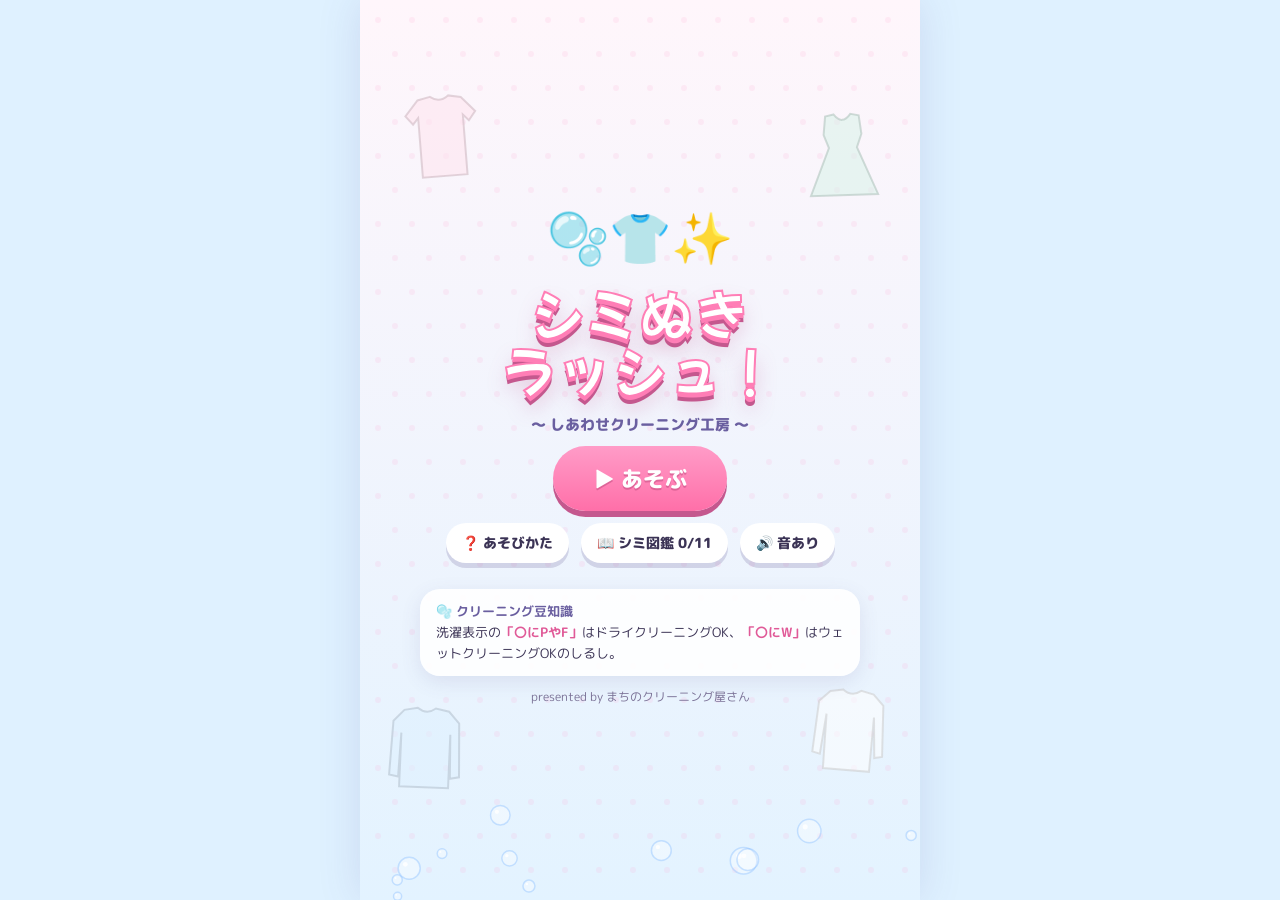
<file: cleaning/index.html>
<!DOCTYPE html>
<html lang="ja">
<head>
  <meta charset="UTF-8">
  <meta name="viewport" content="width=device-width, initial-scale=1, viewport-fit=cover, user-scalable=no">
  <title>シミぬきラッシュ！ しあわせクリーニング</title>
  <meta name="description" content="流れてくるお洋服のシミを、正しい道具でポンポン落とそう！遊ぶだけでクリーニングの豆知識が身につく、やさしくて爽快なアクションゲーム。">
  <meta name="theme-color" content="#7cc8ff">
  <meta property="og:type" content="website">
  <meta property="og:title" content="シミぬきラッシュ！ しあわせクリーニング">
  <meta property="og:description" content="流れてくるお洋服のシミを正しい道具でポンポン落とそう！遊んでシミ抜き名人になれるアクションゲーム">
  <meta property="og:url" content="https://ogakuzu.github.io/cleaning/">
  <meta property="og:image" content="https://ogakuzu.github.io/cleaning/og.png">
  <meta name="twitter:card" content="summary_large_image">
  <link rel="icon" href="data:image/svg+xml,<svg xmlns='http://www.w3.org/2000/svg' viewBox='0 0 100 100'><text y='.9em' font-size='90'>🫧</text></svg>">
  <link rel="preconnect" href="https://fonts.googleapis.com">
  <link rel="preconnect" href="https://fonts.gstatic.com" crossorigin>
  <link href="https://fonts.googleapis.com/css2?family=M+PLUS+Rounded+1c:wght@500;800&family=Mochiy+Pop+One&display=swap" rel="stylesheet">
  <style>
    :root {
      --ink: #3b3355;
      --sub: #7a7196;
      --pink: #ff7eb6;
      --blue: #58b7ff;
      --mint: #5fd6b4;
      --yellow: #ffd166;
      --card: rgba(255, 255, 255, .92);
      --hud-h: 78px;
      --tools-h: 112px;
    }
    * { box-sizing: border-box; -webkit-tap-highlight-color: transparent; }
    html, body {
      margin: 0; height: 100%; overflow: hidden;
      background: #dff1ff;
      font-family: "M PLUS Rounded 1c", system-ui, sans-serif;
      color: var(--ink);
      user-select: none; -webkit-user-select: none;
      touch-action: manipulation;
    }
    #app {
      position: relative; margin: 0 auto; height: 100%; max-width: 560px;
      overflow: hidden;
      background: linear-gradient(#fff6fb, #e6f5ff);
      box-shadow: 0 0 40px rgba(80, 90, 160, .15);
    }
    canvas#c { position: absolute; inset: 0; width: 100%; height: 100%; display: block; touch-action: none; }
    .pop-font { font-family: "Mochiy Pop One", "M PLUS Rounded 1c", sans-serif; }

    /* ---------- HUD ---------- */
    #hud {
      position: absolute; left: 0; right: 0; top: 0; height: var(--hud-h);
      padding: calc(8px + env(safe-area-inset-top)) 12px 0;
      display: grid; grid-template-columns: 1fr auto 1fr; align-items: start; gap: 6px;
      pointer-events: none; transition: opacity .3s;
    }
    #hud .box { background: var(--card); border-radius: 16px; padding: 4px 10px; box-shadow: 0 3px 0 rgba(90, 80, 140, .12); }
    #hud .lbl { font-size: 10px; color: var(--sub); font-weight: 800; letter-spacing: .05em; }
    #score { font-size: 22px; line-height: 1.1; }
    #timeBox { text-align: center; min-width: 76px; }
    #time { font-size: 26px; line-height: 1.05; }
    #time.low { color: #ff5a7a; animation: beat .5s infinite; }
    #rightHud { justify-self: end; display: flex; gap: 6px; align-items: start; }
    #pauseBtn {
      pointer-events: auto; border: 0; background: var(--card); border-radius: 50%;
      width: 38px; height: 38px; font-size: 16px; box-shadow: 0 3px 0 rgba(90, 80, 140, .12); cursor: pointer;
    }
    #gaugeWrap { grid-column: 1 / -1; margin-top: 2px; height: 14px; background: rgba(255, 255, 255, .8); border-radius: 10px; overflow: hidden; position: relative; box-shadow: inset 0 1px 3px rgba(0, 0, 0, .08); }
    #gauge { height: 100%; width: 0; border-radius: 10px; background: linear-gradient(90deg, #ffb3d4, #ff7eb6, #ffd166); transition: width .15s; }
    #gaugeLbl { position: absolute; inset: 0; font-size: 10px; font-weight: 800; display: flex; align-items: center; justify-content: center; color: #8a4f73; letter-spacing: .08em; }
    #app.fever #gauge { background: linear-gradient(90deg, #ff7eb6, #ffd166, #7ee0c3, #58b7ff, #c79bff); background-size: 200% 100%; animation: rainbow 1s linear infinite; }

    /* ---------- tools ---------- */
    #tools {
      position: absolute; left: 0; right: 0; bottom: 0; min-height: var(--tools-h);
      padding: 8px 8px calc(10px + env(safe-area-inset-bottom));
      display: grid; grid-template-columns: repeat(4, 1fr); gap: 7px;
      background: linear-gradient(rgba(255, 255, 255, 0), rgba(255, 255, 255, .85) 30%);
      transition: opacity .3s;
    }
    .tool {
      position: relative; border: 3px solid transparent; border-radius: 18px; padding: 6px 2px 5px;
      background: #fff; color: var(--ink); font-family: inherit; cursor: pointer;
      box-shadow: 0 5px 0 rgba(90, 80, 140, .18); transition: transform .08s, box-shadow .08s, border-color .1s;
      display: flex; flex-direction: column; align-items: center; gap: 1px;
    }
    .tool .ic { font-size: 30px; line-height: 1.1; }
    .tool .nm { font-size: 11px; font-weight: 800; white-space: nowrap; }
    .tool .ct { font-size: 9.5px; color: var(--sub); font-weight: 800; }
    .tool .ky { position: absolute; top: 3px; left: 7px; font-size: 9px; color: #b9b3cc; }
    .tool.sel { transform: translateY(-5px) scale(1.04); border-color: var(--c); box-shadow: 0 9px 0 var(--c), 0 0 18px var(--c); }
    .tool.sel::after { content: ""; position: absolute; inset: -3px; border-radius: 18px; background: var(--c); opacity: .12; pointer-events: none; }
    .tool:active { transform: translateY(2px); box-shadow: 0 2px 0 rgba(90, 80, 140, .18); }
    #app.fever .tool { animation: wiggle .4s infinite alternate; }

    .off { opacity: 0 !important; pointer-events: none !important; }

    /* ---------- toast ---------- */
    #toasts { position: absolute; left: 10px; right: 10px; bottom: calc(var(--tools-h) + 8px + env(safe-area-inset-bottom)); display: flex; flex-direction: column-reverse; gap: 6px; align-items: center; pointer-events: none; }
    .toast {
      background: rgba(255, 255, 255, .96); border-radius: 14px; padding: 7px 12px; font-size: 13px; font-weight: 800; line-height: 1.45;
      box-shadow: 0 4px 14px rgba(80, 70, 140, .18); max-width: 100%; border-left: 6px solid var(--c, var(--blue));
      animation: toastIn .25s ease-out;
    }
    .toast.bad { border-left-color: #ff6b8b; }
    .toast.out { animation: toastOut .3s ease-in forwards; }

    /* ---------- screens ---------- */
    .screen {
      position: absolute; inset: 0; display: flex; flex-direction: column; align-items: center; justify-content: center;
      padding: calc(16px + env(safe-area-inset-top)) 18px calc(16px + env(safe-area-inset-bottom));
      text-align: center; overflow-y: auto; z-index: 10;
    }
    .screen.dim { background: rgba(255, 246, 251, .72); backdrop-filter: blur(6px); -webkit-backdrop-filter: blur(6px); }
    .hidden { display: none !important; }
    .logo { font-size: clamp(36px, 11vw, 54px); line-height: 1.05; color: #fff; letter-spacing: .02em;
      text-shadow: 0 4px 0 #ff7eb6, 0 8px 0 #c4588e, 0 12px 20px rgba(196, 88, 142, .35);
      -webkit-text-stroke: 2px #ff7eb6; margin: 4px 0 0; }
    .logo span { display: inline-block; animation: bob 2.4s ease-in-out infinite; }
    .tagline { font-size: 15px; font-weight: 800; color: #6a5fa0; margin: 16px 0 4px; }
    .mascot { font-size: 50px; margin: 6px 0; animation: float 3s ease-in-out infinite; }
    .btn {
      font-family: inherit; font-weight: 800; font-size: 17px; border: 0; border-radius: 999px; padding: 13px 26px; cursor: pointer;
      background: #fff; color: var(--ink); box-shadow: 0 5px 0 rgba(90, 80, 140, .2); margin: 6px; min-width: 150px;
      transition: transform .08s;
    }
    .btn:active { transform: translateY(3px); box-shadow: 0 2px 0 rgba(90, 80, 140, .2); }
    .btn.primary { background: linear-gradient(#ff9cc8, #ff6fa8); color: #fff; font-size: 22px; padding: 16px 40px; box-shadow: 0 6px 0 #c4588e; text-shadow: 0 2px 0 rgba(160, 50, 100, .35); }
    .btn.primary:active { box-shadow: 0 2px 0 #c4588e; }
    .btn.small { font-size: 14px; padding: 10px 16px; min-width: 0; }
    .row { display: flex; flex-wrap: wrap; justify-content: center; }
    .card { background: var(--card); border-radius: 20px; padding: 12px 16px; box-shadow: 0 6px 20px rgba(90, 80, 140, .12); max-width: 440px; width: 100%; text-align: left; }
    .mame { margin-top: 14px; font-size: 13px; line-height: 1.6; }
    .mame b { color: #e05a98; }
    .foot { margin-top: 12px; font-size: 12px; color: var(--sub); }
    .best { font-size: 13px; color: var(--sub); font-weight: 800; margin-top: 6px; }
    h2 { font-family: "Mochiy Pop One", sans-serif; font-weight: 400; margin: 6px 0 10px; color: #6a5fa0; }

    .howto li { margin: 6px 0; font-size: 14px; line-height: 1.55; }
    .toolTable { display: grid; grid-template-columns: auto 1fr; gap: 6px 10px; font-size: 13px; margin-top: 8px; align-items: center; }
    .toolTable .ti { font-size: 24px; text-align: center; }

    .zukan { display: grid; grid-template-columns: 1fr; gap: 8px; max-width: 440px; width: 100%; }
    .zk { background: #fff; border-radius: 16px; padding: 9px 12px; text-align: left; display: grid; grid-template-columns: 44px 1fr; gap: 8px; box-shadow: 0 3px 0 rgba(90, 80, 140, .1); }
    .zk .e { font-size: 30px; display: flex; align-items: center; justify-content: center; border-radius: 12px; }
    .zk .n { font-weight: 800; font-size: 14px; }
    .zk .n small { font-size: 11px; color: var(--sub); margin-left: 4px; }
    .zk .t { font-size: 12.5px; line-height: 1.55; margin-top: 2px; }
    .zk.lock { opacity: .55; }
    .zk.lock .e { filter: grayscale(1) brightness(.4); }

    #result .rankIcon { font-size: 60px; animation: pop .6s cubic-bezier(.2, 1.6, .4, 1); }
    #result .rank { font-family: "Mochiy Pop One", sans-serif; font-size: 26px; color: #e05a98; margin: 2px 0; }
    #result .big { font-family: "Mochiy Pop One", sans-serif; font-size: 44px; line-height: 1.1; }
    #result .newbest { display: inline-block; background: var(--yellow); border-radius: 999px; padding: 2px 12px; font-weight: 800; font-size: 13px; animation: beat .6s infinite; }
    .stats { display: grid; grid-template-columns: repeat(3, 1fr); gap: 6px; margin: 10px 0; max-width: 440px; width: 100%; }
    .stats div { background: #fff; border-radius: 14px; padding: 6px 2px; font-size: 11px; color: var(--sub); font-weight: 800; }
    .stats b { display: block; font-size: 20px; color: var(--ink); }
    .learned { font-size: 12.5px; line-height: 1.6; }
    .learned .li { margin: 6px 0; }
    .shop { margin-top: 10px; background: linear-gradient(135deg, #fff, #fff3f9); border: 2px dashed #ffb3d4; }

    #countdown { position: absolute; inset: 0; display: flex; align-items: center; justify-content: center; pointer-events: none; z-index: 5;
      font-family: "Mochiy Pop One", sans-serif; font-size: 90px; color: #fff; -webkit-text-stroke: 3px #ff7eb6; text-shadow: 0 6px 0 #c4588e; }
    #countdown span { animation: pop .5s cubic-bezier(.2, 1.6, .4, 1); }

    @keyframes bob { 0%, 100% { transform: translateY(0) } 50% { transform: translateY(-6px) } }
    @keyframes float { 0%, 100% { transform: translateY(0) rotate(-4deg) } 50% { transform: translateY(-10px) rotate(4deg) } }
    @keyframes beat { 0%, 100% { transform: scale(1) } 50% { transform: scale(1.1) } }
    @keyframes pop { from { transform: scale(.2); opacity: 0 } to { transform: scale(1); opacity: 1 } }
    @keyframes wiggle { from { transform: rotate(-2deg) } to { transform: rotate(2deg) } }
    @keyframes rainbow { from { background-position: 0 0 } to { background-position: 200% 0 } }
    @keyframes toastIn { from { transform: translateY(10px) scale(.95); opacity: 0 } to { transform: none; opacity: 1 } }
    @keyframes toastOut { to { transform: translateY(-6px); opacity: 0 } }
  </style>
</head>
<body>
<div id="app">
  <canvas id="c"></canvas>

  <div id="hud" class="off">
    <div class="box"><div class="lbl">スコア</div><div id="score" class="pop-font">0</div></div>
    <div class="box" id="timeBox"><div class="lbl">のこり</div><div id="time" class="pop-font">60</div></div>
    <div id="rightHud"><button id="pauseBtn" aria-label="ポーズ">⏸</button></div>
    <div id="gaugeWrap"><div id="gauge"></div><div id="gaugeLbl">しあわせゲージ</div></div>
  </div>

  <div id="toasts"></div>
  <div id="tools" class="off"></div>
  <div id="countdown" class="hidden"></div>

  <!-- タイトル -->
  <section id="title" class="screen">
    <div class="mascot">🫧👕✨</div>
    <div class="logo pop-font" aria-label="シミぬきラッシュ！">
      <span>シ</span><span style="animation-delay:.1s">ミ</span><span style="animation-delay:.2s">ぬ</span><span style="animation-delay:.3s">き</span><br>
      <span style="animation-delay:.4s">ラ</span><span style="animation-delay:.5s">ッ</span><span style="animation-delay:.6s">シ</span><span style="animation-delay:.7s">ュ</span><span style="animation-delay:.8s">！</span>
    </div>
    <div class="tagline">〜 しあわせクリーニング工房 〜</div>
    <button class="btn primary" id="startBtn">▶ あそぶ</button>
    <div class="row">
      <button class="btn small" id="howBtn">❓ あそびかた</button>
      <button class="btn small" id="zukanBtn">📖 シミ図鑑 <span id="zukanCount"></span></button>
      <button class="btn small" id="muteBtn">🔊 音あり</button>
    </div>
    <div class="best" id="bestTitle"></div>
    <div class="card mame" id="mameTitle"></div>
    <div class="foot" id="shopFoot"></div>
  </section>

  <!-- あそびかた -->
  <section id="howto" class="screen dim hidden">
    <h2>あそびかた</h2>
    <div class="card howto">
      <ol style="padding-left:20px;margin:4px 0">
        <li>ハンガーに吊るされたお洋服が流れてくるよ。</li>
        <li>下の<b>道具</b>をえらんで、<b>シミをタップ</b>して落とそう！</li>
        <li>シミの種類に合った道具じゃないと、<b>にじんで広がっちゃう</b>…！</li>
        <li>ピカピカにすると少しタイム回復。シミが残ったまま流れると<b>タイムが減る</b>よ。</li>
        <li><b>しあわせゲージ</b>が満タンで <b>FEVER!</b> どの道具でも一発で落ちて得点2倍！</li>
      </ol>
      <div class="toolTable" id="toolTable"></div>
      <p style="font-size:12px;color:var(--sub);margin:10px 0 0">パソコンは数字キー 1〜4 で道具を切りかえ、クリックでシミぬき。</p>
    </div>
    <button class="btn primary" data-back style="margin-top:14px">OK！</button>
  </section>

  <!-- 図鑑 -->
  <section id="zukanScreen" class="screen dim hidden" style="justify-content:flex-start">
    <h2>📖 シミ図鑑 <span id="zukanCount2" style="font-size:16px"></span></h2>
    <p style="font-size:12px;margin:0 0 10px;color:var(--sub)">ゲームで落としたシミの豆知識がたまっていくよ</p>
    <div class="zukan" id="zukanList"></div>
    <button class="btn" data-back style="margin-top:14px">もどる</button>
  </section>

  <!-- ポーズ -->
  <section id="pause" class="screen dim hidden">
    <h2>ひとやすみ ☕</h2>
    <button class="btn primary" id="resumeBtn">つづける</button>
    <button class="btn" id="quitBtn">タイトルへ</button>
  </section>

  <!-- リザルト -->
  <section id="result" class="screen dim hidden" style="justify-content:flex-start">
    <div class="rankIcon" id="rIcon">🏅</div>
    <div class="rank" id="rRank"></div>
    <div class="big" id="rScore">0</div>
    <div id="rBest" style="min-height:22px"></div>
    <div class="stats">
      <div>ピカピカ<b id="rClean">0</b></div>
      <div>最大コンボ<b id="rCombo">0</b></div>
      <div>パーフェクト<b id="rPerfect">0</b></div>
    </div>
    <div class="card learned" id="rLearned"></div>
    <div class="row" style="margin-top:8px">
      <button class="btn primary" id="againBtn">もういっかい！</button>
    </div>
    <div class="row">
      <button class="btn small" id="shareBtn">📣 シェアする</button>
      <button class="btn small" id="zukanBtn2">📖 シミ図鑑</button>
      <button class="btn small" id="titleBtn">🏠 タイトル</button>
    </div>
    <div class="card mame shop" id="shopCard"></div>
  </section>
</div>

<script>
'use strict';

/* =========================================================
   お店の情報（ここを書きかえるとゲーム内の表示が変わります）
   ========================================================= */
const SHOP = {
  name: 'まちのクリーニング屋さん',
  message: 'シミは時間との勝負！気になるシミは、できるだけ早めにお店へご相談ください。原因を教えていただけると、もっとキレイに落とせます✨',
  url: '',           // 例: 'https://www.instagram.com/xxxx/'  空ならリンクなし
  hashtag: 'シミぬきラッシュ',
};

/* ---------- データ：道具とシミ ---------- */
const TOOLS = [
  { id: 'water',   icon: '💧', name: '水でたたく',   cat: '水溶性',     color: '#58b7ff' },
  { id: 'solvent', icon: '🧪', name: '溶剤',         cat: '油性',       color: '#ffa94d' },
  { id: 'enzyme',  icon: '🧊', name: '冷水＋酵素',   cat: 'タンパク質', color: '#3fcca3' },
  { id: 'brush',   icon: '🪥', name: 'ブラシ',       cat: '乾いた汚れ', color: '#b48cff' },
];
const TOOL = Object.fromEntries(TOOLS.map((t, i) => [t.id, { ...t, idx: i }]));

const STAINS = [
  { id: 'coffee',   name: 'コーヒー',   emoji: '☕', tool: 'water',   color: '#8a5a33',
    tip: '水溶性。下にタオルを敷いて、水を含ませた布で裏から「たたいて」タオルに移すのがコツ。' },
  { id: 'wine',     name: '赤ワイン',   emoji: '🍷', tool: 'water',   color: '#b0305a',
    tip: '水溶性。時間がたつと色素が定着しちゃう。すぐに水でたたき出そう。こすると広がるのでNG。' },
  { id: 'juice',    name: 'ジュース',   emoji: '🧃', tool: 'water',   color: '#ff9f1c',
    tip: '水溶性。糖分が残ると、時間がたって茶色く変色することも。見えなくなっても水で処理しておこう。' },
  { id: 'sweat',    name: '汗じみ',     emoji: '💦', tool: 'water',   color: '#e2c35a',
    tip: '水溶性。ドライクリーニングだけでは落ちにくく、放っておくと黄ばみに。お店の「汗抜き加工」がおすすめ。' },
  { id: 'lipstick', name: '口紅',       emoji: '💄', tool: 'solvent', color: '#e0386e',
    tip: '油性。水でこするとかえって広がる！溶剤（ベンジンなど）でたたいてから洗うのが正解。' },
  { id: 'pen',      name: 'ボールペン', emoji: '🖊️', tool: 'solvent', color: '#3452b4',
    tip: '油性インク。溶剤でたたき出す。素材によっては溶剤で傷むこともあるので、迷ったらお店に相談を。' },
  { id: 'oil',      name: '揚げ物の油', emoji: '🍟', tool: 'solvent', color: '#d6a200',
    tip: '油性。ドライクリーニングの得意分野！家庭では台所用中性洗剤をなじませるのも効果的。' },
  { id: 'egg',      name: '卵',         emoji: '🥚', tool: 'enzyme',  color: '#f2c230',
    tip: 'タンパク質。お湯を使うと固まって落ちにくくなる！冷たい水と酵素入り洗剤でじっくり分解。' },
  { id: 'milk',     name: '牛乳',       emoji: '🥛', tool: 'enzyme',  color: '#cfc6b0',
    tip: 'タンパク質＋脂肪。お湯はNG。冷水で流してから酵素入り洗剤で。においの元になる前に早めに。' },
  { id: 'mud',      name: '泥はね',     emoji: '🥾', tool: 'brush',   color: '#7a5634',
    tip: '濡れたままこすると繊維の奥に入りこむ。しっかり乾かしてから、ブラシで払い落とそう。' },
  { id: 'pollen',   name: '花粉',       emoji: '🌼', tool: 'brush',   color: '#f0c419',
    tip: '水に濡らすと色素が溶け出して広がる！こすらず、はたく・ブラシで落としてから洗うのが正解。' },
];
const STAIN = Object.fromEntries(STAINS.map(s => [s.id, s]));

const MAME = [
  'クリーニングから戻った服の<b>ビニールカバーは外して</b>保管しよう。湿気がこもるとカビや黄ばみの原因に。',
  'シミは<b>時間がたつほど落ちにくく</b>なるよ。早めにお店に相談するのがいちばんの近道！',
  'シミは<b>こすらず「たたく」</b>のが基本。こすると繊維が毛羽立って白っぽくなることも。',
  'ドライクリーニングは油汚れが得意、汗などの<b>水溶性の汚れは苦手</b>。汗をかいた服は「汗抜き加工」がおすすめ。',
  'ウールのセーターやスーツは、着たあと<b>1日休ませる</b>と繊維が回復して型崩れしにくくなるよ。',
  'スーツは着たあと<b>ブラッシング</b>するとホコリが取れて長持ち。上から下へ、やさしくね。',
  '衣替えの前には一度クリーニングを。<b>見えない汗や皮脂</b>が残ると、保管中に黄ばみになるよ。',
  '洗濯表示の<b>「〇にPやF」</b>はドライクリーニングOK、<b>「〇にW」</b>はウェットクリーニングOKのしるし。',
  'お店に出すときは<b>シミの場所と原因</b>を伝えてね。何のシミかわかると、ぐっと落としやすくなるよ。',
  'ワイシャツは<b>襟と袖口の皮脂汚れ</b>が大敵。こまめなクリーニングで黄ばみを予防しよう。',
  'ニットはハンガーにかけっぱなしだと伸びちゃう。<b>たたんで保管</b>がおすすめ。',
];

const RANKS = [
  { min: 0,     icon: '🧺', name: '見習いクリーナー',     msg: 'シミぬきの世界へようこそ！道具の使い分けを覚えるとぐんと伸びるよ。' },
  { min: 6000,  icon: '🫧', name: 'シミぬき名人',         msg: 'いい手さばき！お洋服たちもうれしそう。' },
  { min: 15000,  icon: '👔', name: 'アイロンの達人',       msg: 'すごい！お客さまの笑顔がいっぱい！' },
  { min: 28000, icon: '🏅', name: 'クリーニングマイスター', msg: 'プロ顔負けの腕前！お店で働いてほしいくらい！' },
  { min: 45000, icon: '👑', name: '伝説のシミぬき神',     msg: 'もはや神ワザ…！あなたの服はいつもピカピカ間違いなし！' },
];

/* ---------- 保存 ---------- */
const store = {
  get(k, d) { try { const v = localStorage.getItem('shiminuki.' + k); return v == null ? d : JSON.parse(v); } catch (e) { return d; } },
  set(k, v) { try { localStorage.setItem('shiminuki.' + k, JSON.stringify(v)); } catch (e) {} },
};
let zukan = new Set(store.get('zukan', []));
let best = store.get('best', 0);
let plays = store.get('plays', 0);

/* ---------- 便利関数 ---------- */
const $ = s => document.querySelector(s);
const rand = (a, b) => a + Math.random() * (b - a);
const randi = (a, b) => Math.floor(rand(a, b + 1));
const pick = a => a[Math.floor(Math.random() * a.length)];
const clamp = (v, a, b) => Math.max(a, Math.min(b, v));

/* =========================================================
   サウンド（WebAudio で合成。音声ファイルなし）
   ========================================================= */
const Sound = {
  ctx: null, master: null, muted: store.get('muted', false), bgmTimer: null, step: 0, nextT: 0, tempo: 118,
  init() {
    if (this.ctx) { if (this.ctx.state === 'suspended') this.ctx.resume(); return; }
    const AC = window.AudioContext || window.webkitAudioContext;
    if (!AC) return;
    this.ctx = new AC();
    this.master = this.ctx.createGain();
    this.master.gain.value = this.muted ? 0 : 0.55;
    this.master.connect(this.ctx.destination);
  },
  setMuted(m) {
    this.muted = m; store.set('muted', m);
    if (this.master) this.master.gain.value = m ? 0 : 0.55;
  },
  tone(freq, dur = .12, type = 'sine', vol = .3, slide = 0, when = 0) {
    if (!this.ctx) return;
    const t = this.ctx.currentTime + when;
    const o = this.ctx.createOscillator(), g = this.ctx.createGain();
    o.type = type; o.frequency.setValueAtTime(freq, t);
    if (slide) o.frequency.exponentialRampToValueAtTime(Math.max(40, freq * slide), t + dur);
    g.gain.setValueAtTime(0.0001, t);
    g.gain.exponentialRampToValueAtTime(vol, t + 0.01);
    g.gain.exponentialRampToValueAtTime(0.0001, t + dur);
    o.connect(g); g.connect(this.master);
    o.start(t); o.stop(t + dur + 0.02);
  },
  scale: [523.25, 587.33, 659.25, 783.99, 880, 1046.5, 1174.66, 1318.51, 1567.98, 1760, 2093],
  scrub() { this.tone(rand(700, 900), .06, 'triangle', .12, 1.4); },
  pop(combo) {
    const f = this.scale[Math.min(combo, this.scale.length - 1)];
    this.tone(f, .16, 'sine', .35, 1.5);
    this.tone(f * 2, .08, 'triangle', .1, 1.2, .02);
  },
  wrong() { this.tone(220, .22, 'square', .12, .6); this.tone(180, .25, 'sawtooth', .06, .5, .04); },
  clean(perfect) {
    const notes = perfect ? [0, 2, 4, 5, 7] : [0, 2, 4];
    notes.forEach((n, i) => this.tone(this.scale[n], .18, 'triangle', .2, 1, i * .06));
    this.tone(this.scale[notes.at(-1)] * 2, .4, 'sine', .12, 1, notes.length * .06);
  },
  miss() { [392, 349, 311].forEach((f, i) => this.tone(f, .2, 'triangle', .16, .97, i * .12)); },
  fanfare() { [0, 2, 4, 7, 9, 10].forEach((n, i) => this.tone(this.scale[n], .14, 'square', .08, 1, i * .05)); },
  fever() { [0, 4, 7, 10, 7, 10].forEach((n, i) => this.tone(this.scale[n] , .12, 'square', .1, 1, i * .07)); },
  countdown(go) { this.tone(go ? 1046.5 : 659.25, go ? .35 : .15, 'square', .1); },
  // BGM：C - Am - F - G の明るいループ
  startBgm() {
    if (!this.ctx || this.bgmTimer) return;
    this.step = 0; this.nextT = this.ctx.currentTime + .05;
    this.bgmTimer = setInterval(() => this.schedule(), 25);
  },
  stopBgm() { clearInterval(this.bgmTimer); this.bgmTimer = null; },
  schedule() {
    const chords = [[261.63, 329.63, 392], [220, 261.63, 329.63], [174.61, 220, 261.63], [196, 246.94, 293.66]];
    const mel = [0, 2, 1, 2, 0, 1, 2, 1];
    while (this.nextT < this.ctx.currentTime + .12) {
      const spb = 60 / this.tempo / 2; // 8分音符
      const s = this.step, ch = chords[Math.floor(s / 8) % 4];
      const w = this.nextT - this.ctx.currentTime;
      if (s % 4 === 0) this.tone(ch[0] / 2, .28, 'triangle', .13, 1, w);
      if (s % 8 === 4) this.tone(ch[0] / 2 * 1.5, .2, 'triangle', .08, 1, w);
      if (s % 2 === 1) this.tone(6000, .02, 'square', .012, 1, w); // ハイハット
      const n = mel[s % 8];
      if (s % 16 !== 7 && s % 16 !== 15) this.tone(ch[n] * 2, .14, 'sine', .07, 1, w);
      if (G.fever && s % 2 === 0) this.tone(ch[(n + 1) % 3] * 4, .07, 'triangle', .04, 1, w);
      this.step++; this.nextT += spb;
    }
  },
};

/* =========================================================
   キャンバスとレイアウト
   ========================================================= */
const cv = $('#c'), ctx = cv.getContext('2d');
const app = $('#app');
let W = 0, H = 0, DPR = 1;
const L = { top: 0, bottom: 0, gw: 120, gh: 150, rails: [] };

function resize() {
  const r = app.getBoundingClientRect();
  DPR = Math.min(window.devicePixelRatio || 1, 2);
  W = r.width; H = r.height;
  cv.width = Math.round(W * DPR); cv.height = Math.round(H * DPR);
  ctx.setTransform(DPR, 0, 0, DPR, 0, 0);
  const hudH = $('#hud').offsetHeight, toolsH = $('#tools').offsetHeight;
  L.top = hudH + 8; L.bottom = H - toolsH - 62; // 下にお知らせ欄ぶんの余白
  const A = L.bottom - L.top;
  L.gh = Math.min(A * 0.44, W * 0.4 / 0.8);
  L.gw = L.gh * 0.8;
  L.rails = [L.top + A * 0.04, L.top + A * 0.53];
}
window.addEventListener('resize', resize);

/* =========================================================
   ゲーム状態
   ========================================================= */
const G = {
  mode: 'title', // title | count | play | pause | result
  score: 0, shownScore: 0, time: 60, elapsed: 0, combo: 0, maxCombo: 0,
  gauge: 0, fever: 0, tool: 0, shake: 0, flash: 0,
  garments: [], parts: [], pops: [], ambient: [],
  cleaned: 0, perfect: 0, dirty: 0, stainsDone: 0,
  unlockMsg: 0, learnedNow: new Set(), wrongTips: new Set(), hintShown: new Set(),
  rail2: 0,
};

const GARMENTS = [
  { type: 'tshirt',  name: 'Tシャツ',   colors: ['#ffffff', '#ffe3ef', '#e3f3ff', '#fff4c9'] },
  { type: 'shirt',   name: 'ワイシャツ', colors: ['#ffffff', '#eaf4ff', '#f5f0ff'] },
  { type: 'dress',   name: 'ワンピース', colors: ['#ffd6e7', '#d9f3ea', '#fff0c2', '#e5ddff'] },
  { type: 'sweater', name: 'セーター',   colors: ['#ffe0c7', '#dff0ff', '#f7e1ff', '#e8f7d9'] },
  { type: 'jacket',  name: 'ジャケット', colors: ['#6f7ca8', '#8f8a86', '#5d7c86', '#b98a7a'] },
];

function unlockedStains() {
  const e = G.elapsed;
  return STAINS.filter(s =>
    s.tool === 'water' || s.tool === 'solvent' ||
    (s.tool === 'enzyme' && e > 9) || (s.tool === 'brush' && e > 18));
}

function spawnGarment(rail) {
  const def = pick(GARMENTS);
  const golden = G.elapsed > 12 && Math.random() < 0.08;
  const dir = rail === 0 ? 1 : -1;
  const g = {
    def, rail, dir, golden,
    color: golden ? '#fff6d6' : pick(def.colors),
    x: dir > 0 ? -L.gw * 0.7 : W + L.gw * 0.7,
    ang: 0, av: 0, phase: rand(0, 6),
    stains: [], mistakes: 0, clean: false, cleanT: 0, done: false, bag: 0,
  };
  const maxN = Math.min(G.elapsed > 70 ? 5 : 4, 1 + Math.floor(G.elapsed / 13));
  const n = golden ? Math.max(3, maxN) : randi(Math.max(1, maxN - 2), maxN);
  const pool = unlockedStains();
  for (let i = 0; i < n; i++) {
    let sx, sy, ok, tries = 0;
    do {
      sx = rand(-0.26, 0.26); sy = rand(0.28, 0.88);
      if (def.type === 'dress' && sy < 0.5) sx *= 0.7;
      ok = g.stains.every(s => Math.hypot((s.sx - sx) * 0.8, s.sy - sy) > 0.22);
    } while (!ok && ++tries < 30);
    if (!ok) continue;
    const st = pick(pool);
    const big = G.elapsed > 25 && Math.random() < Math.min(0.45, (G.elapsed - 25) / 80);
    g.stains.push({
      sx, sy, type: st.id, hp: big ? 2 : 1, maxHp: big ? 2 : 1,
      r: big ? 1.25 : 1, wob: Array.from({ length: 9 }, () => rand(0.78, 1.15)),
      hit: 0, hint: shouldHint(st.id),
    });
  }
  G.garments.push(g);
}

function shouldHint(id) {
  if (G.hintShown.has(id)) return false;
  G.hintShown.add(id);
  return plays < 3 || !zukan.has(id);
}

/* =========================================================
   演出（パーティクル・ポップアップ）
   ========================================================= */
function burst(x, y, color, n = 12, kind = 'bubble', power = 1) {
  for (let i = 0; i < n; i++) {
    const a = rand(0, Math.PI * 2), sp = rand(60, 220) * power;
    G.parts.push({ x, y, vx: Math.cos(a) * sp, vy: Math.sin(a) * sp - 40, life: rand(.45, .9), t: 0,
      size: kind === 'star' ? rand(6, 11) : rand(4, 10), color, kind, rot: rand(0, 6) });
  }
}
function popText(x, y, text, color = '#ff6fa8', size = 22, life = 0.9) {
  const m = Math.min(W / 2, size * 2.6);
  G.pops.push({ x: clamp(x, m, W - m), y, text, color, size, life, t: 0 });
}

const toastBox = $('#toasts');
function toast(html, color, bad) {
  const el = document.createElement('div');
  el.className = 'toast' + (bad ? ' bad' : '');
  if (color) el.style.setProperty('--c', color);
  el.innerHTML = html;
  toastBox.prepend(el);
  while (toastBox.children.length > 1) toastBox.lastChild.remove();
  setTimeout(() => { el.classList.add('out'); setTimeout(() => el.remove(), 300); }, bad ? 3000 : 2600);
}

/* =========================================================
   入力
   ========================================================= */
const toolsEl = $('#tools');
TOOLS.forEach((t, i) => {
  const b = document.createElement('button');
  b.className = 'tool'; b.style.setProperty('--c', t.color);
  b.innerHTML = `<span class="ky">${i + 1}</span><span class="ic">${t.icon}</span><span class="nm">${t.name}</span><span class="ct">${t.cat}</span>`;
  b.addEventListener('pointerdown', e => { e.preventDefault(); selectTool(i); });
  toolsEl.appendChild(b);
});
$('#toolTable').innerHTML = TOOLS.map(t =>
  `<div class="ti">${t.icon}</div><div><b>${t.name}</b>（${t.cat}）<br><small>${STAINS.filter(s => s.tool === t.id).map(s => s.emoji + s.name).join('・')}</small></div>`).join('');

function selectTool(i) {
  G.tool = i;
  [...toolsEl.children].forEach((b, j) => b.classList.toggle('sel', j === i));
  Sound.tone(440 + i * 110, .05, 'triangle', .08);
}
selectTool(0);

window.addEventListener('keydown', e => {
  if (G.mode === 'play') {
    const k = '1234'.indexOf(e.key);
    if (k >= 0) selectTool(k);
    const k2 = 'qwer'.indexOf(e.key.toLowerCase());
    if (k2 >= 0) selectTool(k2);
    if (e.key === 'Escape' || e.key === 'p') pauseGame();
  } else if (G.mode === 'pause' && (e.key === 'Escape' || e.key === 'p')) resumeGame();
});

function garmentHook(g) { return { x: g.x, y: L.rails[g.rail] }; }
function stainWorld(g, s) {
  const h = garmentHook(g), lx = s.sx * L.gw, ly = s.sy * L.gh;
  const c = Math.cos(g.ang), sn = Math.sin(g.ang);
  return { x: h.x + lx * c - ly * sn, y: h.y + lx * sn + ly * c };
}
const stainR = s => Math.max(L.gw * 0.115, 15) * s.r;

cv.addEventListener('pointerdown', e => {
  if (G.mode !== 'play') return;
  e.preventDefault();
  const r = cv.getBoundingClientRect();
  const px = e.clientX - r.left, py = e.clientY - r.top;
  let bestS = null, bestG = null, bestD = 1e9;
  for (const g of G.garments) {
    if (g.clean || g.done) continue;
    for (const s of g.stains) {
      if (s.hp <= 0) continue;
      const p = stainWorld(g, s);
      const d = Math.hypot(p.x - px, p.y - py);
      if (d < stainR(s) + 16 && d < bestD) { bestD = d; bestS = s; bestG = g; }
    }
  }
  if (bestS) hitStain(bestG, bestS);
  else burst(px, py, 'rgba(160,200,255,.7)', 4, 'bubble', .4);
});

function hitStain(g, s) {
  const st = STAIN[s.type], tool = TOOLS[G.tool], p = stainWorld(g, s);
  g.av += (Math.random() < .5 ? -1 : 1) * 1.6;
  s.hit = 1;
  if (G.fever || st.tool === tool.id) {
    s.hp = G.fever ? 0 : s.hp - 1;
    burst(p.x, p.y, TOOL[st.tool].color, 10, 'bubble', .8);
    if (s.hp > 0) { Sound.scrub(); popText(p.x, p.y - 20, 'ゴシゴシ！', TOOL[st.tool].color, 16, .5); return; }
    // シミが消えた！
    G.combo++; G.maxCombo = Math.max(G.maxCombo, G.combo); G.stainsDone++;
    const mult = (1 + Math.min(4, Math.floor(G.combo / 5)) * 0.5) * (G.fever ? 2 : 1) * (g.golden ? 2 : 1);
    const pts = Math.round(100 * s.maxHp * mult);
    G.score += pts;
    Sound.pop(G.combo);
    burst(p.x, p.y, '#ffffff', 8, 'star', 1);
    burst(p.x, p.y, pick(['#ff9cc8', '#ffd166', '#7ee0c3', '#8fd0ff']), 8, 'star', 1.2);
    popText(p.x, p.y - 16, '+' + pts, G.fever ? '#ff8a00' : '#ff5fa2', 20 + Math.min(G.combo, 20) * .6);
    if (G.combo >= 3) popText(p.x, p.y + 18, G.combo + ' COMBO', '#6a5fa0', 14, .7);
    if (!G.fever) addGauge(7);
    if (G.combo % 10 === 0) comboCheer();
    learn(st);
    if (g.stains.every(x => x.hp <= 0)) garmentClean(g);
  } else {
    // ちがう道具 → にじむ
    s.r = Math.min(1.6, s.r + 0.14); s.hp = Math.min(3, s.hp + 1); s.maxHp = Math.max(s.maxHp, s.hp);
    g.mistakes++;
    if (G.combo >= 5) popText(p.x, p.y + 20, 'コンボがとぎれた…', '#9a8fb5', 13, .8);
    G.combo = 0; G.shake = 7;
    Sound.wrong();
    burst(p.x, p.y, st.color, 8, 'drip', .6);
    popText(p.x, p.y - 18, 'にじんだ！', '#ff5a7a', 18, .7);
    if (navigator.vibrate) navigator.vibrate(35);
    const right = TOOL[st.tool];
    const key = st.id + tool.id;
    let msg = `${st.emoji}<b>${st.name}</b>は<b>${right.cat}</b>のシミ！ → ${right.icon}<b>${right.name}</b>で落とそう`;
    if (tool.id === 'water' && st.tool === 'solvent') msg = `${st.emoji}<b>${st.name}</b>は油性！水だとはじいて広がっちゃう → 🧪<b>溶剤</b>`;
    if (tool.id === 'water' && st.tool === 'brush') msg = `${st.emoji}<b>${st.name}</b>は濡らすと広がる！ → 🪥<b>ブラシ</b>で払い落とそう`;
    if (st.tool === 'enzyme') msg = `${st.emoji}<b>${st.name}</b>はタンパク質！ → 🧊<b>冷水＋酵素</b>で分解（お湯は固まるのでNG）`;
    if (!G.wrongTips.has(key) || Math.random() < .5) toast('❌ ' + msg, right.color, true);
    G.wrongTips.add(key);
  }
}

function learn(st) {
  if (G.learnedNow.has(st.id)) return;
  G.learnedNow.add(st.id);
  const isNew = !zukan.has(st.id);
  if (isNew) { zukan.add(st.id); store.set('zukan', [...zukan]); }
  toast(`💡 ${isNew ? '<span style="color:#ff5fa2">図鑑NEW!</span> ' : ''}${st.emoji}<b>${st.name}</b>：${st.tip}`, TOOL[st.tool].color);
}

function addGauge(v) {
  G.gauge = Math.min(100, G.gauge + v);
  if (G.gauge >= 100 && !G.fever) startFever();
}
function startFever() {
  G.fever = 8; app.classList.add('fever'); Sound.fever(); Sound.tempo = 150;
  G.flash = 1; G.shake = 10;
  popText(W / 2, L.top + (L.bottom - L.top) * .48, 'FEVER!!', '#ff6fa8', 54, 1.4);
  toast('🌈 <b>FEVER!</b> どの道具でも一発ピカピカ＆得点2倍！', '#ff7eb6');
  if (navigator.vibrate) navigator.vibrate([30, 40, 30]);
}
function comboCheer() {
  const words = ['いいね！', 'すごい！', 'ステキ！', '神ワザ！', 'プロ級！', 'さすが！'];
  popText(W / 2, L.top + (L.bottom - L.top) * .5, `${G.combo} COMBO ${words[Math.min(words.length - 1, G.combo / 10 - 1)]}`, '#ffb000', 34, 1.2);
  Sound.fanfare(); G.time = Math.min(99, G.time + 1.5);
  for (let i = 0; i < 24; i++) burst(rand(0, W), rand(L.top, L.bottom), pick(['#ff9cc8', '#ffd166', '#7ee0c3', '#8fd0ff', '#c79bff']), 1, 'star', .6);
}

function garmentClean(g) {
  g.clean = true; g.cleanT = 0;
  const perfect = g.mistakes === 0;
  let bonus = perfect ? 500 : 300;
  if (g.golden) bonus *= 3;
  if (G.fever) bonus *= 2;
  G.score += bonus; G.cleaned++; if (perfect) G.perfect++;
  G.time = Math.min(99, G.time + (perfect ? 1 : 0.5));
  addGauge(G.fever ? 0 : 10);
  Sound.clean(perfect);
  const h = garmentHook(g), cx = h.x, cy = h.y + L.gh * .5;
  burst(cx, cy, '#fff', 16, 'star', 1.4);
  burst(cx, cy, g.golden ? '#ffd166' : '#8fd0ff', 12, 'bubble', 1.2);
  popText(cx, cy - L.gh * .15, perfect ? 'PERFECT!' : 'ピカピカ！', perfect ? '#ff8a00' : '#35a7ff', perfect ? 28 : 24, 1.1);
  popText(cx, cy + 16, `+${bonus}  ⏱+${perfect ? 1 : 0.5}`, '#6a5fa0', 15, 1);
  popText(cx + rand(-30, 30), cy + L.gh * .3, pick(['😍', '🥰', '😊', '🤩', '💖']), '#000', 34, 1.2);
}

/* =========================================================
   更新
   ========================================================= */
function update(dt) {
  // アンビエントの泡（どの画面でも）
  if (G.ambient.length < 18 && Math.random() < dt * 4) G.ambient.push({ x: rand(0, W), y: H + 20, r: rand(4, 14), vy: rand(18, 45), ph: rand(0, 6) });
  for (const b of G.ambient) { b.y -= b.vy * dt; b.x += Math.sin(b.y / 40 + b.ph) * 12 * dt; }
  G.ambient = G.ambient.filter(b => b.y > -30);

  if (G.mode === 'play') {
    G.elapsed += dt;
    G.time -= dt;
    if (G.fever > 0) {
      G.fever -= dt; G.gauge = Math.max(0, (G.fever / 8) * 100);
      if (G.fever <= 0) { G.fever = 0; G.gauge = 0; app.classList.remove('fever'); Sound.tempo = 118; }
    }
    if (G.time <= 0) { G.time = 0; endGame(); }

    // 新しいシミの登場をお知らせ
    if (G.elapsed > 9 && G.unlockMsg < 1) { G.unlockMsg = 1; toast('🆕 <b>タンパク質のシミ</b>（🥚卵・🥛牛乳）登場！ → 🧊<b>冷水＋酵素</b>', '#3fcca3'); }
    if (G.elapsed > 18 && G.unlockMsg < 2) { G.unlockMsg = 2; toast('🆕 <b>乾いた汚れ</b>（🥾泥・🌼花粉）登場！ → 🪥<b>ブラシ</b>', '#b48cff'); }
    // 2本目のレールは途中から登場
    if (G.elapsed > 20 && !G.rail2) {
      G.rail2 = 1; toast('⚡ 2本目のレールが動きだした！', '#ffa94d');
    }
    const speedK = 0.5 + Math.min(G.elapsed, 150) * 0.011;
    const speed = L.gw * speedK * (G.fever ? 1.25 : 1);
    for (let rail = 0; rail < 1 + G.rail2; rail++) {
      const on = G.garments.filter(g => g.rail === rail);
      const last = on[on.length - 1];
      const gap = L.gw * (1.25 + (rail ? .5 : 0));
      const dist = last ? (rail === 0 ? last.x + L.gw * 0.7 : W + L.gw * 0.7 - last.x) : 1e9;
      if (!last || dist > gap + (last.gapExtra ??= rand(0, L.gw * 0.9))) spawnGarment(rail);
    }
    for (const g of G.garments) {
      g.x += g.dir * speed * (g.rail ? .9 : 1) * dt;
      // ぶらぶら揺れ（ばね）
      const target = Math.sin(G.elapsed * 2.2 + g.phase) * 0.03 - g.dir * 0.02;
      g.av += (-(g.ang - target) * 30 - g.av * 4) * dt;
      g.ang += g.av * dt;
      for (const s of g.stains) s.hit = Math.max(0, s.hit - dt * 4);
      if (g.clean) { g.cleanT += dt; g.bag = Math.min(1, g.bag + dt * 2.5); }
      const out = g.dir > 0 ? g.x > W + L.gw * 0.7 : g.x < -L.gw * 0.7;
      if (out && !g.done) {
        g.done = true;
        if (!g.clean) {
          const left = g.stains.filter(s => s.hp > 0).length;
          G.dirty++; G.time -= 3 + left; G.combo = 0; G.shake = 8;
          Sound.miss();
          const px = g.dir > 0 ? W - 60 : 60;
          popText(px, L.rails[g.rail] + L.gh * .5, `😢 シミが残った… ⏱-${3 + left}`, '#ff5a7a', 16, 1.3);
        }
      }
    }
    G.garments = G.garments.filter(g => !g.done);
  }

  for (const p of G.parts) {
    p.t += dt; p.x += p.vx * dt; p.y += p.vy * dt;
    p.vy += (p.kind === 'drip' ? 500 : 180) * dt; p.vx *= 0.98; p.rot += dt * 5;
  }
  G.parts = G.parts.filter(p => p.t < p.life);
  for (const p of G.pops) { p.t += dt; p.y -= 34 * dt; }
  G.pops = G.pops.filter(p => p.t < p.life);
  G.shake = Math.max(0, G.shake - dt * 30);
  G.flash = Math.max(0, G.flash - dt * 2.5);
  G.shownScore += (G.score - G.shownScore) * Math.min(1, dt * 12);
}

/* =========================================================
   描画
   ========================================================= */
function shapePath(type, w, h) {
  const P = (x, y) => [x * w, y * h];
  const pts = {
    tshirt:  [[-.13, .07], [-.31, .1], [-.5, .27], [-.4, .37], [-.32, .3], [-.32, .98], [.32, .98], [.32, .3], [.4, .37], [.5, .27], [.31, .1], [.13, .07]],
    shirt:   [[-.13, .07], [-.31, .1], [-.46, .22], [-.5, .8], [-.39, .82], [-.34, .36], [-.33, .98], [.33, .98], [.34, .36], [.39, .82], [.5, .8], [.46, .22], [.31, .1], [.13, .07]],
    sweater: [[-.13, .07], [-.32, .1], [-.47, .23], [-.5, .84], [-.37, .86], [-.35, .36], [-.35, .97], [.35, .97], [.35, .36], [.37, .86], [.5, .84], [.47, .23], [.32, .1], [.13, .07]],
    jacket:  [[-.13, .07], [-.33, .1], [-.48, .23], [-.5, .86], [-.38, .87], [-.35, .38], [-.36, .99], [.36, .99], [.35, .38], [.38, .87], [.5, .86], [.48, .23], [.33, .1], [.13, .07]],
    dress:   [[-.12, .07], [-.24, .09], [-.27, .3], [-.2, .45], [-.48, .99], [.48, .99], [.2, .45], [.27, .3], [.24, .09], [.12, .07]],
  }[type];
  ctx.beginPath();
  ctx.moveTo(...P(...pts[0]));
  for (let i = 1; i < pts.length; i++) ctx.lineTo(...P(...pts[i]));
  // えり元のカーブ
  ctx.quadraticCurveTo(0, (type === 'dress' ? .2 : .15) * h, pts[0][0] * w, pts[0][1] * h);
  ctx.closePath();
}

function shade(hex, k) {
  const n = parseInt(hex.slice(1), 16);
  const f = c => clamp(Math.round(c * k), 0, 255);
  return `rgb(${f(n >> 16)},${f((n >> 8) & 255)},${f(n & 255)})`;
}

function drawGarment(g, t) {
  const w = L.gw, h = L.gh, hk = garmentHook(g);
  ctx.save();
  ctx.translate(hk.x, hk.y);
  ctx.rotate(g.ang);
  // ハンガー
  ctx.strokeStyle = '#9a8f7a'; ctx.lineWidth = 3; ctx.lineCap = 'round';
  ctx.beginPath(); ctx.arc(0, -2, 7, Math.PI * 1.1, Math.PI * 2.2); ctx.stroke();
  ctx.beginPath(); ctx.moveTo(0, 5); ctx.lineTo(-w * .36, h * .1); ctx.lineTo(w * .36, h * .1); ctx.closePath();
  ctx.strokeStyle = g.golden ? '#e0a800' : '#c9a36b'; ctx.lineWidth = 4; ctx.stroke();

  // 服
  ctx.save();
  ctx.translate(0, h * 0.02);
  shapePath(g.def.type, w, h);
  const grad = ctx.createLinearGradient(-w / 2, 0, w / 2, h);
  grad.addColorStop(0, g.color); grad.addColorStop(1, shade(g.color, 0.9));
  ctx.fillStyle = grad;
  ctx.shadowColor = 'rgba(80,70,140,.18)'; ctx.shadowBlur = 10; ctx.shadowOffsetY = 5;
  ctx.fill();
  ctx.shadowColor = 'transparent';
  ctx.lineWidth = 2.5; ctx.strokeStyle = g.golden ? '#e6b422' : shade(g.color, 0.75); ctx.stroke();
  ctx.clip();
  drawDetails(g, w, h);
  ctx.restore();

  // シミ
  for (const s of g.stains) if (s.hp > 0) drawStain(g, s, t);

  // 仕上がり：ビニールカバー＆キラキラ
  if (g.clean) {
    ctx.save();
    ctx.globalAlpha = 0.55 * g.bag;
    ctx.fillStyle = 'rgba(220,240,255,.55)';
    roundRect(-w * .55, h * .02, w * 1.1, h * (1.02 * g.bag), 14); ctx.fill();
    ctx.strokeStyle = 'rgba(255,255,255,.95)'; ctx.lineWidth = 3;
    ctx.beginPath(); ctx.moveTo(-w * .38, h * .12); ctx.lineTo(-w * .42, h * .7 * g.bag); ctx.stroke();
    ctx.restore();
    for (let i = 0; i < 3; i++) {
      const a = t * 3 + i * 2.1 + g.phase;
      drawSparkle(Math.cos(a) * w * .35, h * .5 + Math.sin(a * 1.3) * h * .3, 5 + 3 * Math.sin(t * 8 + i), '#fff');
    }
    ctx.font = `${Math.round(w * .16)}px sans-serif`; ctx.textAlign = 'center';
    ctx.fillText('✨', w * .3, h * .2);
  }
  if (g.golden && !g.clean) {
    drawSparkle(-w * .3, h * .15 + Math.sin(t * 4) * 5, 6, '#ffd166');
    drawSparkle(w * .32, h * .7 + Math.cos(t * 3) * 5, 5, '#ffd166');
  }
  ctx.restore();
}

function drawDetails(g, w, h) {
  const dk = shade(g.color, 0.82);
  ctx.strokeStyle = dk; ctx.fillStyle = dk; ctx.lineWidth = 2;
  switch (g.def.type) {
    case 'shirt':
      ctx.beginPath(); ctx.moveTo(-w * .13, h * .07); ctx.lineTo(-w * .02, h * .19); ctx.lineTo(-w * .16, h * .16); ctx.closePath();
      ctx.moveTo(w * .13, h * .07); ctx.lineTo(w * .02, h * .19); ctx.lineTo(w * .16, h * .16); ctx.closePath(); ctx.stroke();
      ctx.beginPath(); ctx.moveTo(0, h * .18); ctx.lineTo(0, h); ctx.stroke();
      for (let i = 0; i < 5; i++) { ctx.beginPath(); ctx.arc(w * .03, h * (.28 + i * .15), 2.2, 0, 7); ctx.fill(); }
      break;
    case 'sweater':
      for (let i = -6; i <= 6; i++) { ctx.beginPath(); ctx.moveTo(i * w * .05, h * .9); ctx.lineTo(i * w * .05, h); ctx.stroke(); }
      ctx.beginPath(); ctx.moveTo(-w * .35, h * .9); ctx.lineTo(w * .35, h * .9); ctx.stroke();
      ctx.globalAlpha = .35;
      for (let y = .3; y < .85; y += .12) { ctx.beginPath(); for (let x = -.3; x <= .3; x += .06) ctx.lineTo(x * w, (y + ((x * 50 | 0) % 2 ? .02 : 0)) * h); ctx.stroke(); }
      ctx.globalAlpha = 1;
      break;
    case 'jacket':
      ctx.strokeStyle = shade(g.color, 0.6);
      ctx.beginPath(); ctx.moveTo(-w * .13, h * .07); ctx.lineTo(-w * .02, h * .5); ctx.lineTo(w * .13, h * .07); ctx.stroke();
      ctx.beginPath(); ctx.moveTo(-w * .02, h * .5); ctx.lineTo(-w * .02, h); ctx.stroke();
      ctx.fillStyle = '#fff'; ctx.beginPath(); ctx.moveTo(-w * .08, h * .09); ctx.lineTo(0, h * .4); ctx.lineTo(w * .08, h * .09); ctx.closePath(); ctx.fill();
      ctx.fillStyle = shade(g.color, 0.55);
      ctx.beginPath(); ctx.arc(w * .03, h * .6, 3, 0, 7); ctx.arc(w * .03, h * .75, 3, 0, 7); ctx.fill();
      ctx.fillRect(-w * .3, h * .7, w * .16, 3); ctx.fillRect(w * .12, h * .7, w * .16, 3);
      break;
    case 'dress':
      ctx.beginPath(); ctx.moveTo(-w * .22, h * .45); ctx.quadraticCurveTo(0, h * .5, w * .22, h * .45); ctx.lineWidth = 5; ctx.stroke();
      ctx.lineWidth = 1.5; ctx.globalAlpha = .5;
      for (let i = -2; i <= 2; i++) { ctx.beginPath(); ctx.moveTo(i * w * .06, h * .5); ctx.lineTo(i * w * .16, h); ctx.stroke(); }
      ctx.globalAlpha = 1;
      ctx.fillStyle = '#ff9cc8'; ctx.beginPath(); ctx.arc(0, h * .47, 5, 0, 7); ctx.fill();
      break;
    default: // tshirt
      ctx.beginPath(); ctx.arc(0, h * .02, w * .15, Math.PI * .15, Math.PI * .85); ctx.stroke();
      ctx.globalAlpha = .6; ctx.font = `${Math.round(w * .18)}px sans-serif`; ctx.textAlign = 'center';
      ctx.fillText('♡', 0, h * .45); ctx.globalAlpha = 1;
  }
}

function drawStain(g, s, t) {
  const st = STAIN[s.type];
  const R = stainR(s);
  const x = s.sx * L.gw, y = s.sy * L.gh;
  const k = 1 + s.hit * .25;
  ctx.save();
  ctx.translate(x, y); ctx.scale(k, k);
  // ヒント（はじめて見るシミ）
  if (s.hint) {
    const tc = TOOL[st.tool];
    ctx.strokeStyle = tc.color; ctx.lineWidth = 3; ctx.setLineDash([5, 4]); ctx.lineDashOffset = -t * 20;
    ctx.beginPath(); ctx.arc(0, 0, R + 9 + Math.sin(t * 6) * 2, 0, 7); ctx.stroke(); ctx.setLineDash([]);
    ctx.fillStyle = '#fff'; roundRect(R * .5, -R - 22, 30, 24, 10); ctx.fill();
    ctx.strokeStyle = tc.color; ctx.lineWidth = 2; ctx.stroke();
    ctx.font = '16px sans-serif'; ctx.textAlign = 'center'; ctx.textBaseline = 'middle';
    ctx.fillText(tc.icon, R * .5 + 15, -R - 10);
  }
  // シミ本体（ゆらゆらの形）
  ctx.beginPath();
  const n = s.wob.length;
  for (let i = 0; i <= n; i++) {
    const a = (i / n) * Math.PI * 2, rr = R * s.wob[i % n] * (1 + Math.sin(t * 3 + i) * .03);
    const px = Math.cos(a) * rr, py = Math.sin(a) * rr;
    if (i === 0) ctx.moveTo(px, py);
    else { const pa = ((i - .5) / n) * Math.PI * 2, pr = R * 1.05; ctx.quadraticCurveTo(Math.cos(pa) * pr, Math.sin(pa) * pr, px, py); }
  }
  ctx.fillStyle = st.color; ctx.globalAlpha = .82; ctx.fill(); ctx.globalAlpha = 1;
  // アイコン（白い丸の上に表示して見やすく）
  ctx.fillStyle = 'rgba(255,255,255,.88)'; ctx.beginPath(); ctx.arc(0, 0, R * .62, 0, 7); ctx.fill();
  ctx.font = `${Math.round(R * .85)}px sans-serif`; ctx.textAlign = 'center'; ctx.textBaseline = 'middle';
  ctx.fillText(st.emoji, 0, 1);
  // 耐久（大きいシミ）
  if (s.hp > 1) {
    for (let i = 0; i < s.hp; i++) {
      ctx.fillStyle = '#fff'; ctx.beginPath(); ctx.arc((i - (s.hp - 1) / 2) * 9, R + 7, 4, 0, 7); ctx.fill();
      ctx.strokeStyle = st.color; ctx.lineWidth = 1.5; ctx.stroke();
    }
  }
  ctx.restore();
}

function roundRect(x, y, w, h, r) {
  ctx.beginPath();
  ctx.moveTo(x + r, y); ctx.arcTo(x + w, y, x + w, y + h, r); ctx.arcTo(x + w, y + h, x, y + h, r);
  ctx.arcTo(x, y + h, x, y, r); ctx.arcTo(x, y, x + w, y, r); ctx.closePath();
}
function drawSparkle(x, y, r, color) {
  ctx.save(); ctx.translate(x, y); ctx.fillStyle = color;
  ctx.beginPath();
  for (let i = 0; i < 8; i++) { const a = i * Math.PI / 4, rr = i % 2 ? r * .35 : r; ctx.lineTo(Math.cos(a) * rr, Math.sin(a) * rr); }
  ctx.closePath(); ctx.fill(); ctx.restore();
}

function drawBackground(t) {
  let g;
  if (G.fever) {
    const hue = (t * 90) % 360;
    g = ctx.createLinearGradient(0, 0, W, H);
    g.addColorStop(0, `hsl(${hue},100%,92%)`); g.addColorStop(.5, `hsl(${(hue + 60) % 360},100%,90%)`); g.addColorStop(1, `hsl(${(hue + 120) % 360},100%,92%)`);
  } else {
    g = ctx.createLinearGradient(0, 0, 0, H);
    g.addColorStop(0, '#fff6fb'); g.addColorStop(1, '#e3f3ff');
  }
  ctx.fillStyle = g; ctx.fillRect(0, 0, W, H);
  // 壁のドット柄
  ctx.fillStyle = G.fever ? 'rgba(255,255,255,.5)' : 'rgba(255,170,210,.16)';
  for (let y = 20; y < H; y += 34) for (let x = (y / 34 % 2) * 17 + 8; x < W; x += 34) { ctx.beginPath(); ctx.arc(x, y, 3, 0, 7); ctx.fill(); }
  // 泡
  for (const b of G.ambient) {
    ctx.strokeStyle = 'rgba(120,180,255,.35)'; ctx.fillStyle = 'rgba(255,255,255,.35)'; ctx.lineWidth = 1.5;
    ctx.beginPath(); ctx.arc(b.x, b.y, b.r, 0, 7); ctx.fill(); ctx.stroke();
    ctx.fillStyle = 'rgba(255,255,255,.8)'; ctx.beginPath(); ctx.arc(b.x - b.r * .35, b.y - b.r * .35, b.r * .22, 0, 7); ctx.fill();
  }
}

function drawRail(y, dir, t, alpha) {
  ctx.save(); ctx.globalAlpha = alpha;
  ctx.fillStyle = '#b8c3d9'; ctx.fillRect(0, y - 5, W, 6);
  ctx.fillStyle = '#dfe6f3'; ctx.fillRect(0, y - 5, W, 2);
  const sp = L.gw * (0.5 + Math.min(G.elapsed, 150) * 0.011);
  const off = ((t * sp * dir) % 24 + 24) % 24;
  ctx.fillStyle = '#95a2bd';
  for (let x = off - 24; x < W + 24; x += 24) { ctx.beginPath(); ctx.arc(x, y - 2, 2.2, 0, 7); ctx.fill(); }
  // 方向の矢印
  ctx.fillStyle = 'rgba(149,162,189,.6)'; ctx.font = '12px sans-serif'; ctx.textAlign = 'center';
  ctx.fillText(dir > 0 ? '▶' : '◀', dir > 0 ? W - 12 : 12, y + 14);
  ctx.restore();
}

let lastT = 0, clock = 0;
function frame(now) {
  const dt = Math.min(0.05, (now - lastT) / 1000 || 0);
  lastT = now;
  if (G.mode !== 'pause') { clock += dt; update(dt); }
  const t = clock;

  ctx.save();
  if (G.shake > 0) ctx.translate(rand(-G.shake, G.shake), rand(-G.shake, G.shake));
  drawBackground(t);
  if (G.mode !== 'title') {
    drawRail(L.rails[0], 1, t, 1);
    if (G.rail2) drawRail(L.rails[1], -1, t, 1);
    for (const g of G.garments) drawGarment(g, t);
  } else {
    drawTitleDecor(t);
  }
  // パーティクル
  for (const p of G.parts) {
    const a = 1 - p.t / p.life;
    ctx.globalAlpha = a;
    if (p.kind === 'star') drawSparkle(p.x, p.y, p.size * (0.6 + a * 0.6), p.color);
    else if (p.kind === 'drip') { ctx.fillStyle = p.color; ctx.beginPath(); ctx.arc(p.x, p.y, p.size * .6, 0, 7); ctx.fill(); }
    else {
      ctx.strokeStyle = p.color; ctx.lineWidth = 2; ctx.fillStyle = 'rgba(255,255,255,.5)';
      ctx.beginPath(); ctx.arc(p.x, p.y, p.size, 0, 7); ctx.fill(); ctx.stroke();
    }
  }
  ctx.globalAlpha = 1;
  // ポップテキスト
  ctx.textAlign = 'center'; ctx.textBaseline = 'middle';
  for (const p of G.pops) {
    const a = 1 - p.t / p.life, sc = p.t < .12 ? 0.5 + p.t / .12 * .6 : 1.1 - Math.min(.1, (p.t - .12));
    ctx.save(); ctx.translate(p.x, p.y); ctx.scale(sc, sc); ctx.globalAlpha = Math.min(1, a * 1.6);
    ctx.font = `${Math.round(p.size)}px "Mochiy Pop One", "M PLUS Rounded 1c", sans-serif`;
    ctx.lineWidth = Math.max(3, p.size / 6); ctx.strokeStyle = '#fff'; ctx.lineJoin = 'round';
    ctx.strokeText(p.text, 0, 0); ctx.fillStyle = p.color; ctx.fillText(p.text, 0, 0);
    ctx.restore();
  }
  ctx.restore();
  if (G.flash > 0) { ctx.fillStyle = `rgba(255,255,255,${G.flash * .6})`; ctx.fillRect(0, 0, W, H); }

  if (G.mode === 'play' || G.mode === 'count') updateHud();
  requestAnimationFrame(frame);
}

// タイトル画面の飾り：ゆれる服
const titleClothes = [
  { def: GARMENTS[0], color: '#ffe3ef', x: .14, y: .1 }, { def: GARMENTS[2], color: '#d9f3ea', x: .86, y: .12 },
  { def: GARMENTS[3], color: '#dff0ff', x: .12, y: .78 }, { def: GARMENTS[1], color: '#ffffff', x: .88, y: .76 },
];
function drawTitleDecor(t) {
  const sc = Math.min(W, 420) / 420;
  for (const [i, c] of titleClothes.entries()) {
    ctx.save();
    ctx.translate(c.x * W, c.y * H); ctx.rotate(Math.sin(t * 1.5 + i) * .08); ctx.globalAlpha = .55;
    shapePath(c.def.type, 70 * sc, 88 * sc); ctx.fillStyle = c.color; ctx.fill(); ctx.strokeStyle = shade(c.color, .8); ctx.lineWidth = 2; ctx.stroke();
    ctx.restore();
  }
}

const elScore = $('#score'), elTime = $('#time'), elGauge = $('#gauge'), elGaugeLbl = $('#gaugeLbl');
function updateHud() {
  elScore.textContent = Math.round(G.shownScore).toLocaleString();
  const tt = Math.ceil(G.time);
  elTime.textContent = tt;
  elTime.classList.toggle('low', tt <= 10);
  elGauge.style.width = G.gauge + '%';
  elGaugeLbl.textContent = G.fever ? '🌈 FEVER!! 🌈' : G.combo >= 3 ? `しあわせゲージ ・ ${G.combo} COMBO` : 'しあわせゲージ';
}

/* =========================================================
   画面の流れ
   ========================================================= */
const screens = ['title', 'howto', 'zukanScreen', 'pause', 'result'];
let backTo = 'title';
function show(id) { screens.forEach(s => $('#' + s).classList.toggle('hidden', s !== id)); }
function hideAll() { screens.forEach(s => $('#' + s).classList.add('hidden')); }
function setPlayUi(on) { $('#hud').classList.toggle('off', !on); toolsEl.classList.toggle('off', !on); }

function refreshTitle() {
  $('#zukanCount').textContent = `${zukan.size}/${STAINS.length}`;
  $('#bestTitle').textContent = best ? `🏆 ハイスコア ${best.toLocaleString()}` : '';
  $('#mameTitle').innerHTML = `🫧 <b style="color:#6a5fa0">クリーニング豆知識</b><br>${pick(MAME)}`;
  $('#shopFoot').textContent = `presented by ${SHOP.name}`;
  $('#muteBtn').textContent = Sound.muted ? '🔇 音なし' : '🔊 音あり';
}

function renderZukan() {
  $('#zukanCount2').textContent = `${zukan.size}/${STAINS.length}`;
  $('#zukanList').innerHTML = STAINS.map(s => {
    const got = zukan.has(s.id), tl = TOOL[s.tool];
    return `<div class="zk ${got ? '' : 'lock'}"><div class="e" style="background:${tl.color}22">${s.emoji}</div>
      <div><div class="n">${got ? s.name : '？？？'}<small>${got ? tl.icon + ' ' + tl.name + '（' + tl.cat + '）' : 'ゲームで落とすと解放'}</small></div>
      <div class="t">${got ? s.tip : '――'}</div></div></div>`;
  }).join('');
}

function startGame() {
  Sound.init();
  Object.assign(G, {
    score: 0, shownScore: 0, time: 60, elapsed: 0, combo: 0, maxCombo: 0, gauge: 0, fever: 0,
    garments: [], parts: [], pops: [], cleaned: 0, perfect: 0, dirty: 0, stainsDone: 0, rail2: 0,
    unlockMsg: 0, learnedNow: new Set(), wrongTips: new Set(), hintShown: new Set(),
  });
  app.classList.remove('fever'); Sound.tempo = 118;
  toastBox.innerHTML = '';
  hideAll(); setPlayUi(true); selectTool(0);
  resize();
  G.mode = 'count';
  const cd = $('#countdown'); cd.classList.remove('hidden');
  const seq = ['3', '2', '1', 'スタート！'];
  seq.forEach((s, i) => setTimeout(() => {
    if (G.mode !== 'count') return;
    cd.innerHTML = `<span style="${i === 3 ? 'font-size:56px' : ''}">${s}</span>`;
    Sound.countdown(i === 3);
    if (i === 3) setTimeout(() => {
      if (G.mode !== 'count') return;
      cd.classList.add('hidden'); G.mode = 'play'; Sound.startBgm();
      toast('💧水・🧪溶剤をえらんで、シミをタップ！', '#58b7ff');
    }, 550);
  }, i * 600));
}

function pauseGame() {
  if (G.mode !== 'play') return;
  G.mode = 'pause'; Sound.stopBgm(); show('pause');
}
function resumeGame() {
  hideAll(); G.mode = 'play'; lastT = performance.now(); Sound.init(); Sound.startBgm();
}
$('#pauseBtn').addEventListener('click', pauseGame);
$('#resumeBtn').addEventListener('click', resumeGame);
$('#quitBtn').addEventListener('click', () => { G.mode = 'title'; G.garments = []; setPlayUi(false); refreshTitle(); show('title'); app.classList.remove('fever'); });
document.addEventListener('visibilitychange', () => { if (document.hidden) pauseGame(); });

function endGame() {
  G.mode = 'result'; Sound.stopBgm(); app.classList.remove('fever');
  plays++; store.set('plays', plays);
  const isBest = G.score > best;
  if (isBest) { best = G.score; store.set('best', best); }
  setTimeout(() => showResult(isBest), 700);
  popText(W / 2, H * .45, 'しゅうりょう〜！', '#6a5fa0', 38, 1.2);
  Sound.fanfare();
}

function rankOf(score) { return RANKS.filter(r => score >= r.min).at(-1); }

function showResult(isBest) {
  setPlayUi(false);
  const rk = rankOf(G.score);
  $('#rIcon').textContent = rk.icon;
  $('#rRank').textContent = rk.name;
  $('#rScore').textContent = G.score.toLocaleString();
  $('#rBest').innerHTML = isBest ? '<span class="newbest">🎉 ハイスコア更新！</span>' : `<span style="font-size:13px;color:var(--sub);font-weight:800">ハイスコア ${best.toLocaleString()}</span>`;
  $('#rClean').textContent = G.cleaned;
  $('#rCombo').textContent = G.maxCombo;
  $('#rPerfect').textContent = G.perfect;
  const learned = [...G.learnedNow].map(id => STAIN[id]);
  const picks = learned.sort(() => Math.random() - .5).slice(0, 2);
  $('#rLearned').innerHTML =
    `<div style="font-weight:800;color:#6a5fa0">${rk.msg}</div>` +
    picks.map(s => `<div class="li">${s.emoji} <b>${s.name}</b> → ${TOOL[s.tool].icon}${TOOL[s.tool].name}<br>${s.tip}</div>`).join('') +
    `<div class="li">🫧 ${pick(MAME)}</div>` +
    `<div style="font-size:12px;color:var(--sub);font-weight:800">📖 シミ図鑑 ${zukan.size}/${STAINS.length} ${zukan.size === STAINS.length ? 'コンプリート！🎊' : ''}</div>`;
  $('#shopCard').innerHTML = `🏠 <b style="color:#e05a98">${esc(SHOP.name)}</b> より<br>${esc(SHOP.message)}` +
    (SHOP.url ? `<br><a href="${esc(SHOP.url)}" target="_blank" rel="noopener" style="color:#3a8fe0;font-weight:800">▶ お店のページを見る</a>` : '');
  show('result');
  if (G.score >= 6000) confetti();
}

function confetti() {
  for (let i = 0; i < 60; i++) setTimeout(() => burst(rand(0, W), rand(-10, H * .3), pick(['#ff9cc8', '#ffd166', '#7ee0c3', '#8fd0ff', '#c79bff']), 2, 'star', .8), i * 25);
}

function esc(s) { return String(s).replace(/[&<>"']/g, c => ({ '&': '&amp;', '<': '&lt;', '>': '&gt;', '"': '&quot;', "'": '&#39;' }[c])); }

function share() {
  const rk = rankOf(G.score);
  const text = `シミぬきラッシュ！で ${G.score.toLocaleString()}点🫧\n称号「${rk.icon}${rk.name}」をゲット！\nシミ図鑑 ${zukan.size}/${STAINS.length}\n#${SHOP.hashtag} #クリーニング`;
  const url = location.href.split('#')[0];
  if (navigator.share) { navigator.share({ title: 'シミぬきラッシュ！', text, url }).catch(() => {}); return; }
  window.open(`https://twitter.com/intent/tweet?text=${encodeURIComponent(text)}&url=${encodeURIComponent(url)}`, '_blank', 'noopener');
}

$('#startBtn').addEventListener('click', startGame);
$('#againBtn').addEventListener('click', startGame);
$('#howBtn').addEventListener('click', () => { Sound.init(); backTo = 'title'; show('howto'); });
$('#zukanBtn').addEventListener('click', () => { backTo = 'title'; renderZukan(); show('zukanScreen'); });
$('#zukanBtn2').addEventListener('click', () => { backTo = 'result'; renderZukan(); show('zukanScreen'); });
$('#titleBtn').addEventListener('click', () => { G.mode = 'title'; G.garments = []; refreshTitle(); show('title'); });
$('#shareBtn').addEventListener('click', share);
$('#muteBtn').addEventListener('click', () => { Sound.init(); Sound.setMuted(!Sound.muted); refreshTitle(); });
document.querySelectorAll('[data-back]').forEach(b => b.addEventListener('click', () => { if (backTo === 'title') refreshTitle(); show(backTo); }));

resize();
refreshTitle();
requestAnimationFrame(frame);
</script>
</body>
</html>
</file>
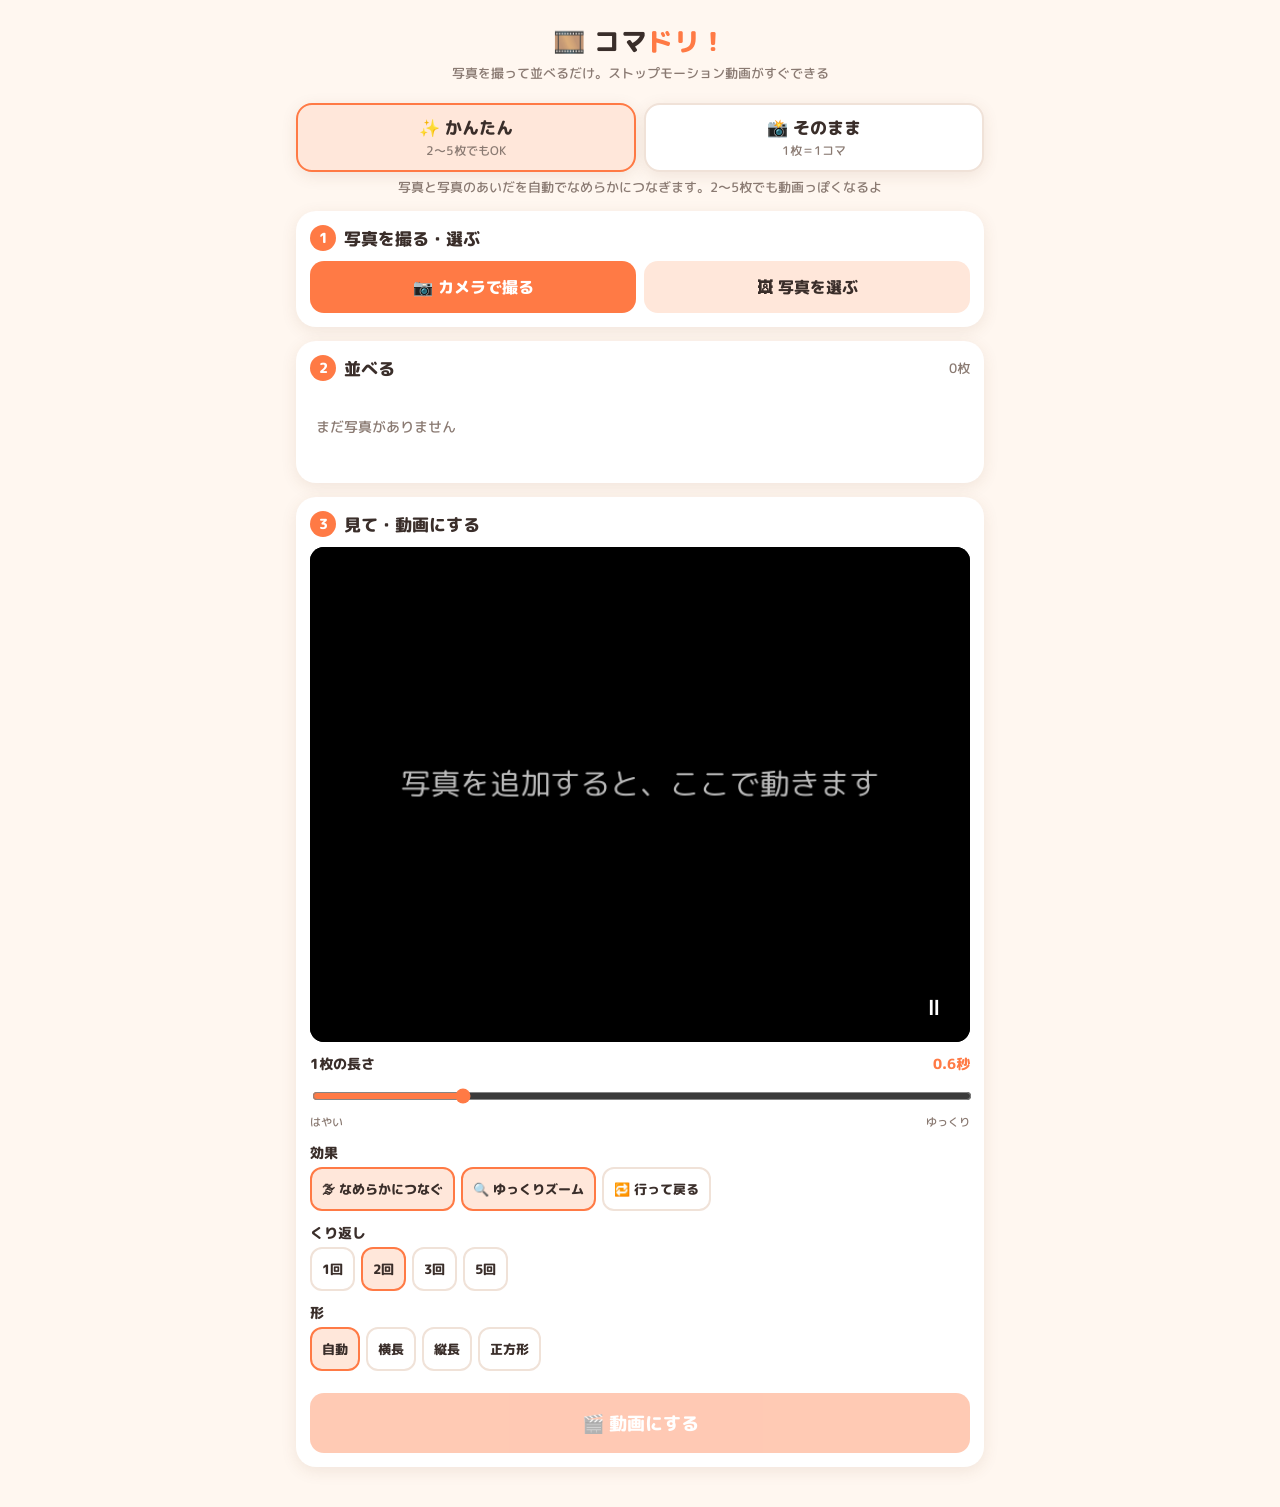
<file: stopmotion/index.html>
<!DOCTYPE html>
<html lang="ja">
<head>
  <meta charset="UTF-8">
  <meta name="viewport" content="width=device-width, initial-scale=1, viewport-fit=cover">
  <title>コマドリ！ かんたんストップモーション</title>
  <meta name="description" content="写真を撮って並べるだけ。少ない枚数でもなめらかにつなぐ「かんたん」モードと、1枚＝1コマの「そのまま」モードでストップモーション動画が作れます。">
  <meta name="theme-color" content="#ff8a5c">
  <meta property="og:type" content="website">
  <meta property="og:title" content="コマドリ！ かんたんストップモーション">
  <meta property="og:description" content="写真を撮って並べるだけでストップモーション動画に。2〜3枚からでもOK！">
  <meta property="og:url" content="https://ogakuzu.github.io/stopmotion/">
  <link rel="icon" href="data:image/svg+xml,<svg xmlns='http://www.w3.org/2000/svg' viewBox='0 0 100 100'><text y='.9em' font-size='90'>🎞️</text></svg>">
  <link rel="preconnect" href="https://fonts.googleapis.com">
  <link rel="preconnect" href="https://fonts.gstatic.com" crossorigin>
  <link href="https://fonts.googleapis.com/css2?family=M+PLUS+Rounded+1c:wght@500;800&display=swap" rel="stylesheet">
  <style>
    :root {
      --bg: #fff7f0;
      --card: #ffffff;
      --ink: #3a2e2a;
      --sub: #8a7a72;
      --line: #f0e2d8;
      --accent: #ff7a45;
      --accent-ink: #ffffff;
      --accent-soft: #ffe7da;
      --mint: #2fb59a;
      --danger: #e5484d;
      --shadow: 0 4px 16px rgba(120, 70, 40, .10);
    }
    @media (prefers-color-scheme: dark) {
      :root {
        --bg: #1d1916;
        --card: #2a2420;
        --ink: #f6ece6;
        --sub: #b5a59c;
        --line: #3d3430;
        --accent: #ff8a5c;
        --accent-ink: #1d1916;
        --accent-soft: #4a2f22;
        --mint: #4fd1b5;
        --danger: #ff6b6f;
        --shadow: 0 4px 16px rgba(0, 0, 0, .35);
      }
    }
    * { box-sizing: border-box; }
    html, body { margin: 0; }
    body {
      background: var(--bg);
      color: var(--ink);
      font-family: "M PLUS Rounded 1c", system-ui, -apple-system, "Hiragino Maru Gothic ProN", sans-serif;
      font-weight: 500;
      -webkit-tap-highlight-color: transparent;
      padding-bottom: env(safe-area-inset-bottom);
    }
    button { font: inherit; color: inherit; cursor: pointer; }
    .wrap { max-width: 720px; margin: 0 auto; padding: 12px 16px 40px; }

    header { text-align: center; padding: 10px 0 6px; }
    header h1 { margin: 0; font-size: 26px; font-weight: 800; letter-spacing: .02em; }
    header h1 span { color: var(--accent); }
    header p { margin: 4px 0 0; color: var(--sub); font-size: 13px; }

    /* モード切替 */
    .modes { display: grid; grid-template-columns: 1fr 1fr; gap: 8px; margin: 14px 0 6px; }
    .mode {
      border: 2px solid var(--line); background: var(--card); border-radius: 16px;
      padding: 10px 8px; text-align: center; box-shadow: var(--shadow);
      transition: border-color .15s, background .15s;
    }
    .mode b { display: block; font-size: 17px; font-weight: 800; }
    .mode small { display: block; color: var(--sub); font-size: 12px; margin-top: 2px; }
    .mode[aria-pressed="true"] { border-color: var(--accent); background: var(--accent-soft); }
    .mode-hint { text-align: center; font-size: 13px; color: var(--sub); margin: 6px 0 0; min-height: 1.4em; }

    /* カード */
    .card { background: var(--card); border-radius: 20px; padding: 14px; margin-top: 14px; box-shadow: var(--shadow); }
    .card h2 { margin: 0 0 10px; font-size: 17px; font-weight: 800; display: flex; align-items: center; gap: 8px; }
    .step { display: inline-grid; place-items: center; width: 26px; height: 26px; border-radius: 50%; background: var(--accent); color: var(--accent-ink); font-size: 14px; }
    .count { margin-left: auto; font-size: 13px; color: var(--sub); font-weight: 500; }

    .btn {
      border: none; border-radius: 14px; padding: 14px 12px; font-size: 16px; font-weight: 800;
      background: var(--accent-soft); color: var(--ink); display: inline-flex; align-items: center; justify-content: center; gap: 6px;
      min-height: 52px; transition: transform .08s; text-decoration: none;
    }
    .btn:active { transform: scale(.97); }
    .btn.primary { background: var(--accent); color: var(--accent-ink); }
    .btn.small { min-height: 40px; padding: 8px 10px; font-size: 14px; border-radius: 12px; }
    .btn:disabled { opacity: .4; pointer-events: none; }
    .row2 { display: grid; grid-template-columns: 1fr 1fr; gap: 8px; }

    /* カメラ */
    .cam { display: none; margin-top: 10px; }
    .cam.on { display: block; }
    .viewer { position: relative; background: #000; border-radius: 14px; overflow: hidden; aspect-ratio: 4 / 3; }
    .viewer video, .viewer .onion { position: absolute; inset: 0; width: 100%; height: 100%; object-fit: contain; }
    .viewer .onion { opacity: .35; pointer-events: none; display: none; }
    .viewer .flash { position: absolute; inset: 0; background: #fff; opacity: 0; pointer-events: none; }
    .viewer .flash.go { animation: flash .25s ease-out; }
    @keyframes flash { from { opacity: .85; } to { opacity: 0; } }
    .cam-bar { display: grid; grid-template-columns: 1fr auto 1fr; align-items: center; gap: 8px; margin-top: 10px; }
    .cam-bar .side { display: flex; gap: 6px; }
    .cam-bar .side.right { justify-content: flex-end; }
    .shutter {
      width: 76px; height: 76px; border-radius: 50%; border: 5px solid var(--accent); background: var(--card);
      display: grid; place-items: center; padding: 0;
    }
    .shutter::after { content: ""; width: 56px; height: 56px; border-radius: 50%; background: var(--accent); transition: transform .08s; }
    .shutter:active::after { transform: scale(.88); }
    .chip { border: 2px solid var(--line); background: var(--card); border-radius: 12px; padding: 8px 10px; font-size: 13px; font-weight: 800; min-height: 44px; }
    .chip[aria-pressed="true"] { border-color: var(--accent); background: var(--accent-soft); }

    /* コマ一覧 */
    .strip { display: flex; gap: 8px; overflow-x: auto; padding: 4px 2px 10px; scroll-snap-type: x proximity; }
    .strip:empty::before { content: "まだ写真がありません"; color: var(--sub); font-size: 14px; padding: 22px 4px; }
    .thumb {
      position: relative; flex: 0 0 auto; width: 84px; height: 84px; border-radius: 12px; overflow: hidden;
      border: 3px solid transparent; padding: 0; background: var(--line); scroll-snap-align: start;
    }
    .thumb img { width: 100%; height: 100%; object-fit: cover; display: block; }
    .thumb span { position: absolute; left: 4px; top: 4px; background: rgba(0,0,0,.6); color: #fff; font-size: 11px; border-radius: 8px; padding: 1px 6px; }
    .thumb.sel { border-color: var(--accent); }
    .frame-tools { display: none; grid-template-columns: repeat(4, 1fr); gap: 6px; }
    .frame-tools.on { display: grid; }
    .frame-tools .btn.del { color: var(--danger); }
    .tiny-link { background: none; border: none; color: var(--sub); font-size: 13px; text-decoration: underline; padding: 8px 0 0; }

    /* プレビュー */
    .stage { position: relative; background: #000; border-radius: 14px; overflow: hidden; }
    .stage canvas { display: block; width: 100%; height: auto; }
    .stage .play {
      position: absolute; right: 10px; bottom: 10px; width: 52px; height: 52px; border-radius: 50%; border: none;
      background: rgba(0,0,0,.55); color: #fff; font-size: 22px;
    }
    .settings { display: grid; gap: 12px; margin-top: 12px; }
    .set label.title { display: flex; justify-content: space-between; font-size: 14px; font-weight: 800; margin-bottom: 4px; }
    .set label.title output { color: var(--accent); }
    .set input[type=range] { width: 100%; accent-color: var(--accent); height: 32px; }
    .set .ends { display: flex; justify-content: space-between; font-size: 11px; color: var(--sub); margin-top: -4px; }
    .chips { display: flex; flex-wrap: wrap; gap: 6px; }
    .only-easy, .only-simple { display: none; }
    body.easy .only-easy, body.simple .only-simple { display: block; }
    .info { font-size: 12px; color: var(--sub); text-align: center; margin: 10px 0 0; }
    .make { width: 100%; margin-top: 12px; font-size: 18px; min-height: 60px; }

    /* モーダル */
    .modal { position: fixed; inset: 0; background: rgba(0,0,0,.6); display: none; align-items: center; justify-content: center; padding: 16px; z-index: 10; }
    .modal.on { display: flex; }
    .sheet { background: var(--card); border-radius: 20px; padding: 16px; width: 100%; max-width: 520px; max-height: 92vh; overflow: auto; }
    .sheet h3 { margin: 0 0 10px; font-size: 18px; font-weight: 800; text-align: center; }
    .sheet video, .sheet canvas { width: 100%; border-radius: 12px; background: #000; display: block; }
    .bar { height: 10px; border-radius: 6px; background: var(--line); overflow: hidden; margin: 12px 0 4px; }
    .bar i { display: block; height: 100%; width: 0; background: var(--accent); }
    .sheet .row2 { margin-top: 12px; }
    .sheet .note { font-size: 12px; color: var(--sub); text-align: center; margin: 8px 0 0; }

    .toast {
      position: fixed; left: 50%; bottom: calc(20px + env(safe-area-inset-bottom)); transform: translateX(-50%) translateY(20px);
      background: var(--ink); color: var(--bg); padding: 10px 16px; border-radius: 12px; font-size: 14px; opacity: 0;
      transition: .2s; pointer-events: none; z-index: 20; max-width: calc(100% - 32px); text-align: center;
    }
    .toast.on { opacity: 1; transform: translateX(-50%); }
  </style>
</head>
<body class="easy">
<div class="wrap">
  <header>
    <h1>🎞️ コマ<span>ドリ！</span></h1>
    <p>写真を撮って並べるだけ。ストップモーション動画がすぐできる</p>
  </header>

  <div class="modes" role="group" aria-label="作り方">
    <button class="mode" data-mode="easy" aria-pressed="true"><b>✨ かんたん</b><small>2〜5枚でもOK</small></button>
    <button class="mode" data-mode="simple" aria-pressed="false"><b>📸 そのまま</b><small>1枚＝1コマ</small></button>
  </div>
  <p class="mode-hint" id="modeHint"></p>

  <!-- ① 撮る -->
  <section class="card">
    <h2><span class="step">1</span>写真を撮る・選ぶ</h2>
    <div class="row2">
      <button class="btn primary" id="openCam">📷 カメラで撮る</button>
      <button class="btn" id="pickBtn">🖼 写真を選ぶ</button>
    </div>
    <input type="file" id="picker" accept="image/*" multiple hidden>

    <div class="cam" id="cam">
      <div class="viewer">
        <video id="video" playsinline muted autoplay></video>
        <img class="onion" id="onion" alt="">
        <div class="flash" id="flash"></div>
      </div>
      <div class="cam-bar">
        <div class="side">
          <button class="chip" id="onionBtn" aria-pressed="true" title="前のコマを薄く重ねて表示">👻 重ね</button>
          <button class="chip" id="flipBtn" title="カメラ切り替え">🔄</button>
        </div>
        <button class="shutter" id="shutter" aria-label="撮影"></button>
        <div class="side right">
          <button class="chip" id="closeCam">✓ 完了</button>
        </div>
      </div>
      <p class="info">👻 前のコマが薄く重なるので、少しずつ動かして撮ってね</p>
    </div>
  </section>

  <!-- ② 並べる -->
  <section class="card">
    <h2><span class="step">2</span>並べる<span class="count" id="count">0枚</span></h2>
    <div class="strip" id="strip"></div>
    <div class="frame-tools" id="frameTools">
      <button class="btn small" id="mvLeft">◀ 前へ</button>
      <button class="btn small" id="mvRight">後へ ▶</button>
      <button class="btn small" id="dupBtn">⧉ 複製</button>
      <button class="btn small del" id="delBtn">🗑 削除</button>
    </div>
    <button class="tiny-link" id="clearAll">ぜんぶ消してやり直す</button>
  </section>

  <!-- ③ 動画にする -->
  <section class="card">
    <h2><span class="step">3</span>見て・動画にする</h2>
    <div class="stage">
      <canvas id="preview" width="1280" height="960"></canvas>
      <button class="play" id="playBtn" aria-label="再生/停止">⏸</button>
    </div>

    <div class="settings">
      <div class="set only-easy">
        <label class="title" for="hold">1枚の長さ <output id="holdOut"></output></label>
        <input type="range" id="hold" min="0.2" max="2" step="0.1" value="0.6">
        <div class="ends"><span>はやい</span><span>ゆっくり</span></div>
      </div>
      <div class="set only-simple">
        <label class="title" for="fps">速さ <output id="fpsOut"></output></label>
        <input type="range" id="fps" min="2" max="24" step="1" value="8">
        <div class="ends"><span>ゆっくり</span><span>はやい</span></div>
      </div>
      <div class="set">
        <label class="title">効果</label>
        <div class="chips">
          <button class="chip only-easy" data-opt="smooth" aria-pressed="true">🌫 なめらかにつなぐ</button>
          <button class="chip only-easy" data-opt="zoom" aria-pressed="true">🔍 ゆっくりズーム</button>
          <button class="chip only-simple" data-opt="jitter" aria-pressed="false">✋ 手作りゆれ</button>
          <button class="chip" data-opt="boomerang" aria-pressed="false">🔁 行って戻る</button>
        </div>
      </div>
      <div class="set">
        <label class="title">くり返し</label>
        <div class="chips" id="repeatChips">
          <button class="chip" data-repeat="1" aria-pressed="false">1回</button>
          <button class="chip" data-repeat="2" aria-pressed="true">2回</button>
          <button class="chip" data-repeat="3" aria-pressed="false">3回</button>
          <button class="chip" data-repeat="5" aria-pressed="false">5回</button>
        </div>
      </div>
      <div class="set">
        <label class="title">形</label>
        <div class="chips" id="aspectChips">
          <button class="chip" data-aspect="auto" aria-pressed="true">自動</button>
          <button class="chip" data-aspect="16:9" aria-pressed="false">横長</button>
          <button class="chip" data-aspect="9:16" aria-pressed="false">縦長</button>
          <button class="chip" data-aspect="1:1" aria-pressed="false">正方形</button>
        </div>
      </div>
    </div>
    <p class="info" id="lengthInfo"></p>
    <button class="btn primary make" id="makeBtn">🎬 動画にする</button>
  </section>
</div>

<div class="modal" id="modal">
  <div class="sheet">
    <h3 id="mTitle">動画を作っています…</h3>
    <div id="mBody"></div>
  </div>
</div>
<div class="toast" id="toast"></div>

<script>
(() => {
  'use strict';
  const $ = (id) => document.getElementById(id);
  const MAX_SIDE = 1280;

  // ---------- 状態 ----------
  const state = {
    mode: 'easy',
    frames: [],           // { id, blob, url, img }
    sel: -1,
    hold: 0.6,
    fps: 8,
    smooth: true, zoom: true, jitter: false, boomerang: false,
    repeat: 2,
    aspect: 'auto',
  };

  // ---------- 保存 (IndexedDB) ----------
  const db = (() => {
    let p;
    const open = () => p || (p = new Promise((res, rej) => {
      const r = indexedDB.open('komadori', 1);
      r.onupgradeneeded = () => r.result.createObjectStore('kv');
      r.onsuccess = () => res(r.result);
      r.onerror = () => rej(r.error);
    }));
    const tx = async (mode, fn) => {
      const d = await open();
      return new Promise((res, rej) => {
        const t = d.transaction('kv', mode);
        const req = fn(t.objectStore('kv'));
        t.oncomplete = () => res(req && req.result);
        t.onerror = () => rej(t.error);
      });
    };
    return {
      get: (k) => tx('readonly', (s) => s.get(k)),
      set: (k, v) => tx('readwrite', (s) => s.put(v, k)),
    };
  })();

  let saveTimer;
  function save() {
    clearTimeout(saveTimer);
    saveTimer = setTimeout(() => {
      const { mode, hold, fps, smooth, zoom, jitter, boomerang, repeat, aspect } = state;
      db.set('project', {
        frames: state.frames.map((f) => ({ id: f.id, blob: f.blob })),
        settings: { mode, hold, fps, smooth, zoom, jitter, boomerang, repeat, aspect },
      }).catch(() => {});
    }, 300);
  }

  // ---------- 画像 ----------
  const uid = () => Math.random().toString(36).slice(2) + Date.now().toString(36);

  function loadImg(url) {
    return new Promise((res, rej) => {
      const img = new Image();
      img.onload = () => res(img);
      img.onerror = rej;
      img.src = url;
    });
  }

  function scaledCanvas(src, w, h) {
    const s = Math.min(1, MAX_SIDE / Math.max(w, h));
    const c = document.createElement('canvas');
    c.width = Math.round(w * s);
    c.height = Math.round(h * s);
    c.getContext('2d').drawImage(src, 0, 0, c.width, c.height);
    return c;
  }

  const toBlob = (c) => new Promise((res) => c.toBlob(res, 'image/jpeg', 0.9));

  async function frameFromBlob(blob, id = uid()) {
    const url = URL.createObjectURL(blob);
    const img = await loadImg(url);
    return { id, blob, url, img };
  }

  async function addFromFile(file) {
    const tmpUrl = URL.createObjectURL(file);
    try {
      const img = await loadImg(tmpUrl);
      const blob = await toBlob(scaledCanvas(img, img.naturalWidth, img.naturalHeight));
      return await frameFromBlob(blob);
    } finally {
      URL.revokeObjectURL(tmpUrl);
    }
  }

  function insertFrames(list) {
    if (!list.length) return;
    const at = state.sel >= 0 ? state.sel + 1 : state.frames.length;
    state.frames.splice(at, 0, ...list);
    state.sel = -1;
    changed();
    const strip = $('strip');
    requestAnimationFrame(() => {
      const el = strip.children[at + list.length - 1];
      if (el) el.scrollIntoView({ behavior: 'smooth', inline: 'nearest', block: 'nearest' });
    });
  }

  // ---------- コマ一覧 ----------
  function renderStrip() {
    const strip = $('strip');
    strip.textContent = '';
    state.frames.forEach((f, i) => {
      const b = document.createElement('button');
      b.className = 'thumb' + (i === state.sel ? ' sel' : '');
      b.setAttribute('aria-label', `${i + 1}枚目`);
      const im = document.createElement('img');
      im.src = f.url; im.alt = ''; im.loading = 'lazy';
      const n = document.createElement('span');
      n.textContent = i + 1;
      b.append(im, n);
      b.onclick = () => { state.sel = state.sel === i ? -1 : i; renderStrip(); };
      strip.append(b);
    });
    $('count').textContent = `${state.frames.length}枚`;
    $('frameTools').classList.toggle('on', state.sel >= 0);
    $('mvLeft').disabled = state.sel <= 0;
    $('mvRight').disabled = state.sel < 0 || state.sel >= state.frames.length - 1;
    $('clearAll').style.display = state.frames.length ? '' : 'none';
    updateOnion();
  }

  function changed() {
    renderStrip();
    resizeCanvas();
    updateInfo();
    save();
  }

  $('mvLeft').onclick = () => move(-1);
  $('mvRight').onclick = () => move(1);
  function move(d) {
    const i = state.sel, j = i + d;
    if (i < 0 || j < 0 || j >= state.frames.length) return;
    [state.frames[i], state.frames[j]] = [state.frames[j], state.frames[i]];
    state.sel = j;
    changed();
  }
  $('dupBtn').onclick = async () => {
    const i = state.sel;
    if (i < 0) return;
    const f = await frameFromBlob(state.frames[i].blob);
    state.frames.splice(i + 1, 0, f);
    state.sel = i + 1;
    changed();
  };
  $('delBtn').onclick = () => {
    const i = state.sel;
    if (i < 0) return;
    URL.revokeObjectURL(state.frames[i].url);
    state.frames.splice(i, 1);
    state.sel = Math.min(i, state.frames.length - 1);
    if (!state.frames.length) state.sel = -1;
    changed();
  };
  $('clearAll').onclick = () => {
    if (!confirm('写真をぜんぶ消しますか？')) return;
    state.frames.forEach((f) => URL.revokeObjectURL(f.url));
    state.frames = [];
    state.sel = -1;
    changed();
  };

  // ---------- 写真を選ぶ ----------
  $('pickBtn').onclick = () => $('picker').click();
  $('picker').onchange = async (e) => {
    const files = [...e.target.files].sort((a, b) => a.lastModified - b.lastModified || a.name.localeCompare(b.name));
    e.target.value = '';
    if (!files.length) return;
    toast(`${files.length}枚を読み込み中…`);
    const list = [];
    for (const f of files) {
      try { list.push(await addFromFile(f)); } catch (_) { /* 読めない画像はスキップ */ }
    }
    insertFrames(list);
    toast(`${list.length}枚 追加しました`);
  };

  // ---------- カメラ ----------
  let stream = null, facing = 'environment';
  const video = $('video');

  async function startCam() {
    stopStream();
    try {
      stream = await navigator.mediaDevices.getUserMedia({
        video: { facingMode: facing, width: { ideal: 1920 }, height: { ideal: 1080 } }, audio: false,
      });
      video.srcObject = stream;
      $('cam').classList.add('on');
      $('openCam').disabled = true;
      $('cam').scrollIntoView({ behavior: 'smooth', block: 'center' });
    } catch (err) {
      toast('カメラが使えませんでした。「写真を選ぶ」から追加してね');
    }
  }
  function stopStream() {
    if (stream) stream.getTracks().forEach((t) => t.stop());
    stream = null;
  }
  $('openCam').onclick = () => {
    if (!navigator.mediaDevices?.getUserMedia) { toast('この端末ではカメラが使えません。「写真を選ぶ」を使ってね'); return; }
    startCam();
  };
  $('closeCam').onclick = () => {
    stopStream();
    video.srcObject = null;
    $('cam').classList.remove('on');
    $('openCam').disabled = false;
  };
  $('flipBtn').onclick = () => { facing = facing === 'environment' ? 'user' : 'environment'; startCam(); };

  let onionOn = true;
  $('onionBtn').onclick = (e) => {
    onionOn = !onionOn;
    e.currentTarget.setAttribute('aria-pressed', onionOn);
    updateOnion();
  };
  function updateOnion() {
    const o = $('onion');
    const ref = state.sel >= 0 ? state.frames[state.sel] : state.frames[state.frames.length - 1];
    if (onionOn && ref) { o.src = ref.url; o.style.display = 'block'; }
    else { o.style.display = 'none'; }
  }

  let shooting = false;
  $('shutter').onclick = async () => {
    if (!stream || shooting || !video.videoWidth) return;
    shooting = true;
    const fl = $('flash');
    fl.classList.remove('go'); void fl.offsetWidth; fl.classList.add('go');
    try {
      const blob = await toBlob(scaledCanvas(video, video.videoWidth, video.videoHeight));
      const f = await frameFromBlob(blob);
      // 選択中のコマがあればその後ろ、なければ最後に追加
      if (state.sel >= 0) {
        state.frames.splice(state.sel + 1, 0, f);
        state.sel += 1;
        changed();
      } else {
        insertFrames([f]);
      }
      if (navigator.vibrate) navigator.vibrate(20);
    } finally {
      shooting = false;
    }
  };

  // ---------- 再生の計算 ----------
  function sequence() {
    const n = state.frames.length;
    const idx = [...Array(n).keys()];
    if (state.boomerang && n > 2) for (let i = n - 2; i >= 1; i--) idx.push(i);
    else if (state.boomerang && n === 2) { /* 2枚なら 0→1 の往復はループで十分 */ }
    return idx;
  }
  const perFrame = () => (state.mode === 'easy' ? state.hold : 1 / state.fps);
  const loopLen = () => sequence().length * perFrame();
  const totalLen = () => loopLen() * state.repeat;

  function outSize() {
    let a = state.aspect;
    let r;
    if (a === 'auto') {
      const im = state.frames[0]?.img;
      r = im ? im.naturalWidth / im.naturalHeight : 4 / 3;
    } else {
      const [w, h] = a.split(':').map(Number);
      r = w / h;
    }
    // 長辺 1280、偶数ピクセル（動画エンコーダ向け）
    let W, H;
    if (r >= 1) { W = MAX_SIDE; H = Math.round(MAX_SIDE / r); }
    else { H = MAX_SIDE; W = Math.round(MAX_SIDE * r); }
    return { W: W & ~1, H: H & ~1 };
  }

  // 疑似乱数（同じコマは同じゆれ方にする）
  const rand = (n) => { const x = Math.sin(n * 12.9898 + 78.233) * 43758.5453; return x - Math.floor(x); };

  function drawImg(ctx, W, H, img, alpha, scale, dx, dy, rot) {
    const iw = img.naturalWidth, ih = img.naturalHeight;
    const s = Math.max(W / iw, H / ih) * scale; // cover
    ctx.save();
    ctx.globalAlpha = alpha;
    ctx.translate(W / 2 + dx * W, H / 2 + dy * H);
    if (rot) ctx.rotate(rot);
    ctx.drawImage(img, -iw * s / 2, -ih * s / 2, iw * s, ih * s);
    ctx.restore();
  }

  const smoothstep = (x) => { x = Math.max(0, Math.min(1, x)); return x * x * (3 - 2 * x); };

  // easy モードのズーム：コマごとに方向を変えて、ゆっくり寄る
  function zoomParams(k, f) {
    if (!state.zoom) return [1, 0, 0];
    const dir = [[1, 0], [-1, 0], [0, 1], [0, -1]][k % 4];
    const p = Math.max(0, Math.min(1, f));
    return [1.03 + 0.06 * p, dir[0] * 0.012 * p, dir[1] * 0.012 * p];
  }

  // 時刻 t(秒) の絵を描く。wrap=true なら最後のコマから先頭へもつなぐ（プレビュー用）
  function drawAt(ctx, W, H, t, wrap) {
    ctx.fillStyle = '#000';
    ctx.fillRect(0, 0, W, H);
    const seq = sequence();
    const fr = state.frames;
    if (!seq.length) return;
    const per = perFrame();
    const total = seq.length * per;
    const local = ((t % total) + total) % total;
    const i = Math.min(seq.length - 1, Math.floor(local / per));
    const f = local / per - i;
    const step = Math.floor(t / per); // 通しのコマ番号

    if (state.mode === 'simple') {
      let sc = 1, dx = 0, dy = 0, rot = 0;
      if (state.jitter) {
        sc = 1.03;
        dx = (rand(step) - 0.5) * 0.012;
        dy = (rand(step + 99) - 0.5) * 0.012;
        rot = (rand(step + 7) - 0.5) * 0.012;
      }
      drawImg(ctx, W, H, fr[seq[i]].img, 1, sc, dx, dy, rot);
      return;
    }

    const [s1, x1, y1] = zoomParams(step, f);
    drawImg(ctx, W, H, fr[seq[i]].img, 1, s1, x1, y1, 0);
    const hasNext = i + 1 < seq.length || wrap;
    if (state.smooth && hasNext && seq.length > 1 && f > 0.45) {
      const a = smoothstep((f - 0.45) / 0.55);
      const [s2, x2, y2] = zoomParams(step + 1, 0);
      drawImg(ctx, W, H, fr[seq[(i + 1) % seq.length]].img, a, s2, x2, y2, 0);
    }
  }

  // ---------- プレビュー ----------
  const pv = $('preview');
  const pctx = pv.getContext('2d');
  let playing = true, t0 = performance.now(), pausedAt = 0;

  function resizeCanvas() {
    const { W, H } = outSize();
    // プレビューは半分の解像度で十分
    const w = W >> 1, h = H >> 1;
    if (pv.width !== w || pv.height !== h) { pv.width = w; pv.height = h; }
  }

  function tick(now) {
    if (!exporting) {
      const t = playing ? (now - t0) / 1000 : pausedAt;
      if (state.frames.length) {
        drawAt(pctx, pv.width, pv.height, t, true);
      } else {
        pctx.fillStyle = '#000';
        pctx.fillRect(0, 0, pv.width, pv.height);
        pctx.fillStyle = '#bbb';
        pctx.font = `${Math.round(pv.width / 22)}px "M PLUS Rounded 1c", sans-serif`;
        pctx.textAlign = 'center';
        pctx.fillText('写真を追加すると、ここで動きます', pv.width / 2, pv.height / 2);
      }
    }
    requestAnimationFrame(tick);
  }
  $('playBtn').onclick = () => {
    if (playing) { pausedAt = (performance.now() - t0) / 1000; playing = false; }
    else { t0 = performance.now() - pausedAt * 1000; playing = true; }
    $('playBtn').textContent = playing ? '⏸' : '▶';
  };

  // ---------- 設定 ----------
  const HINTS = {
    easy: '写真と写真のあいだを自動でなめらかにつなぎます。2〜5枚でも動画っぽくなるよ',
    simple: '撮った写真を1枚ずつパラパラ再生。たくさん撮るほどなめらかに動きます',
  };
  function setMode(m) {
    state.mode = m;
    document.body.className = m;
    document.querySelectorAll('.mode').forEach((b) => b.setAttribute('aria-pressed', b.dataset.mode === m));
    $('modeHint').textContent = HINTS[m];
    updateInfo();
    save();
  }
  document.querySelectorAll('.mode').forEach((b) => (b.onclick = () => setMode(b.dataset.mode)));

  $('hold').oninput = (e) => { state.hold = +e.target.value; updateInfo(); save(); };
  $('fps').oninput = (e) => { state.fps = +e.target.value; updateInfo(); save(); };

  document.querySelectorAll('[data-opt]').forEach((b) => {
    b.onclick = () => {
      const k = b.dataset.opt;
      state[k] = !state[k];
      b.setAttribute('aria-pressed', state[k]);
      updateInfo(); save();
    };
  });
  function pickChip(groupId, attr, key, parse = (v) => v) {
    $(groupId).querySelectorAll('.chip').forEach((b) => {
      b.onclick = () => {
        state[key] = parse(b.dataset[attr]);
        syncChips();
        resizeCanvas(); updateInfo(); save();
      };
    });
  }
  pickChip('repeatChips', 'repeat', 'repeat', Number);
  pickChip('aspectChips', 'aspect', 'aspect');

  function syncChips() {
    document.querySelectorAll('[data-opt]').forEach((b) => b.setAttribute('aria-pressed', !!state[b.dataset.opt]));
    document.querySelectorAll('[data-repeat]').forEach((b) => b.setAttribute('aria-pressed', +b.dataset.repeat === state.repeat));
    document.querySelectorAll('[data-aspect]').forEach((b) => b.setAttribute('aria-pressed', b.dataset.aspect === state.aspect));
    $('hold').value = state.hold;
    $('fps').value = state.fps;
  }

  function updateInfo() {
    $('holdOut').textContent = `${state.hold.toFixed(1)}秒`;
    $('fpsOut').textContent = `1秒に${state.fps}コマ`;
    const n = state.frames.length;
    $('makeBtn').disabled = n < 2;
    if (n === 0) $('lengthInfo').textContent = '';
    else if (n < 2) $('lengthInfo').textContent = 'あと1枚以上 追加すると動画にできます';
    else $('lengthInfo').textContent = `できあがり：約${totalLen().toFixed(1)}秒`;
  }

  // ---------- 書き出し ----------
  let exporting = false;

  function pickMime() {
    const list = [
      ['video/mp4;codecs=avc1.42E01E', 'mp4'],
      ['video/mp4', 'mp4'],
      ['video/webm;codecs=vp9', 'webm'],
      ['video/webm;codecs=vp8', 'webm'],
      ['video/webm', 'webm'],
    ];
    if (!window.MediaRecorder) return null;
    for (const [m, ext] of list) if (MediaRecorder.isTypeSupported(m)) return { mime: m, ext };
    return { mime: '', ext: 'webm' };
  }

  const modal = $('modal');
  function openModal(title, body) {
    $('mTitle').textContent = title;
    $('mBody').textContent = '';
    $('mBody').append(...body);
    modal.classList.add('on');
  }
  function el(tag, props = {}, ...kids) {
    const e = Object.assign(document.createElement(tag), props);
    e.append(...kids);
    return e;
  }

  $('makeBtn').onclick = async () => {
    if (state.frames.length < 2 || exporting) return;
    const fmt = pickMime();
    const { W, H } = outSize();
    const canvas = el('canvas', { width: W, height: H });
    if (!fmt || !canvas.captureStream) {
      toast('このブラウザは動画の書き出しに対応していません（Chrome・Safari最新版でお試しください）');
      return;
    }

    exporting = true;
    const bar = el('i');
    const pct = el('p', { className: 'note', textContent: '0%' });
    openModal('動画を作っています…', [canvas, el('div', { className: 'bar' }, bar), pct,
      el('p', { className: 'note', textContent: 'このままお待ちください（画面を切り替えると止まることがあります）' })]);

    const ctx = canvas.getContext('2d');
    drawAt(ctx, W, H, 0, false);
    const cs = canvas.captureStream(30);
    const track = cs.getVideoTracks()[0];
    const rec = new MediaRecorder(cs, { mimeType: fmt.mime || undefined, videoBitsPerSecond: 6_000_000 });
    const chunks = [];
    rec.ondataavailable = (e) => e.data.size && chunks.push(e.data);
    const done = new Promise((res) => (rec.onstop = res));

    const total = totalLen();
    rec.start(250);
    const start = performance.now();
    await new Promise((res) => {
      const step = () => {
        const t = (performance.now() - start) / 1000;
        const tt = Math.min(t, total - 0.001);
        drawAt(ctx, W, H, tt, false);
        if (track.requestFrame) track.requestFrame();
        const p = Math.min(1, t / total);
        bar.style.width = `${p * 100}%`;
        pct.textContent = `${Math.round(p * 100)}%`;
        if (t >= total + 0.15) res();
        else requestAnimationFrame(step);
      };
      requestAnimationFrame(step);
    });
    rec.stop();
    await done;
    cs.getTracks().forEach((t) => t.stop());
    exporting = false;

    const type = (fmt.mime || 'video/webm').split(';')[0];
    const blob = new Blob(chunks, { type });
    showResult(blob, fmt.ext);
  };

  function showResult(blob, ext) {
    const url = URL.createObjectURL(blob);
    const d = new Date();
    const pad = (n) => String(n).padStart(2, '0');
    const name = `komadori-${d.getFullYear()}${pad(d.getMonth() + 1)}${pad(d.getDate())}-${pad(d.getHours())}${pad(d.getMinutes())}.${ext}`;
    const file = new File([blob], name, { type: blob.type });

    const v = el('video', { src: url, controls: true, loop: true, autoplay: true, muted: true, playsInline: true });
    const dl = el('a', { className: 'btn primary', href: url, download: name, textContent: '💾 保存する' });
    const canShare = navigator.canShare && navigator.canShare({ files: [file] });
    const share = el('button', { className: 'btn', textContent: '📤 送る・共有' });
    share.onclick = async () => {
      try { await navigator.share({ files: [file], title: 'コマドリ！で作った動画' }); }
      catch (e) { if (e.name !== 'AbortError') toast('共有できませんでした。「保存する」を使ってね'); }
    };
    const close = el('button', { className: 'btn', textContent: '✕ 閉じる' });
    close.style.width = '100%';
    close.style.marginTop = '8px';
    close.onclick = () => { modal.classList.remove('on'); v.pause(); URL.revokeObjectURL(url); };

    const buttons = canShare ? el('div', { className: 'row2' }, dl, share) : el('div', { className: 'row2' }, dl, close);
    const body = [v, buttons];
    if (canShare) body.push(close);
    body.push(el('p', { className: 'note', textContent: `${(blob.size / 1024 / 1024).toFixed(1)}MB・${ext.toUpperCase()}形式` }));
    if (canShare) body.push(el('p', { className: 'note', textContent: 'iPhoneは「送る・共有」→「ビデオを保存」で写真アプリに入ります' }));
    openModal('できあがり！🎉', body);
  }

  // ---------- トースト ----------
  let toastTimer;
  function toast(msg) {
    const t = $('toast');
    t.textContent = msg;
    t.classList.add('on');
    clearTimeout(toastTimer);
    toastTimer = setTimeout(() => t.classList.remove('on'), 2600);
  }

  // ---------- 起動 ----------
  async function init() {
    try {
      const p = await db.get('project');
      if (p) {
        Object.assign(state, p.settings || {});
        for (const f of p.frames || []) {
          try { state.frames.push(await frameFromBlob(f.blob, f.id)); } catch (_) {}
        }
      }
    } catch (_) { /* 保存が使えない環境でも動かす */ }
    syncChips();
    setMode(state.mode);
    changed();
    requestAnimationFrame(tick);
    if (state.frames.length) toast(`前回の続き（${state.frames.length}枚）を開きました`);
  }
  init();
})();
</script>
</body>
</html>
</file>
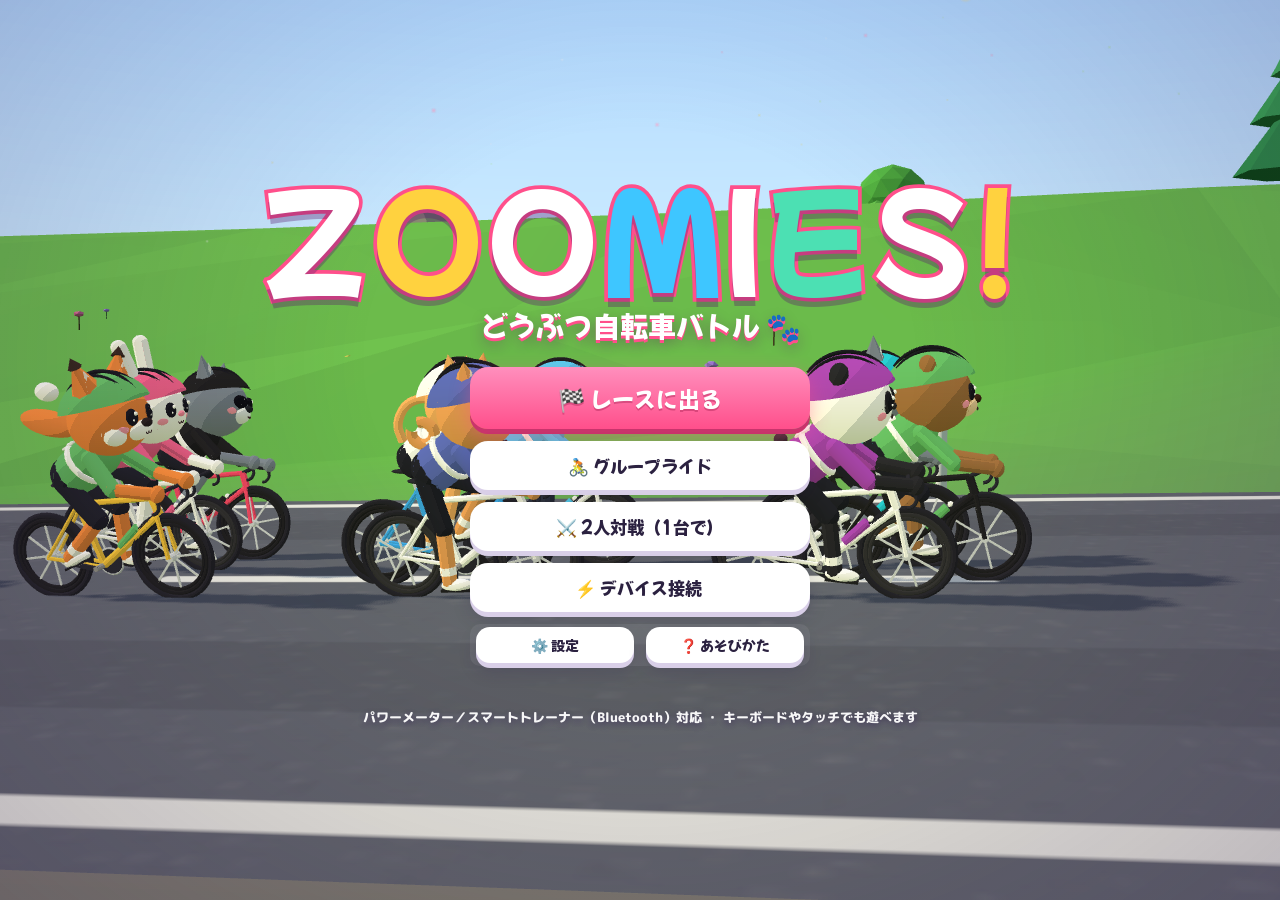
<file: zoomies/index.html>
<!DOCTYPE html>
<html lang="ja">
<head>
  <meta charset="UTF-8">
  <meta name="viewport" content="width=device-width, initial-scale=1, viewport-fit=cover, user-scalable=no">
  <title>ZOOMIES! どうぶつ自転車バトル</title>
  <meta name="description" content="かわいいどうぶつたちと熱いレース！パワーメーター・スマートトレーナー（Bluetooth）対応の3Dサイクリングゲーム。キーボードやタッチでも遊べます。">
  <meta name="theme-color" content="#ff6fa5">
  <meta property="og:title" content="ZOOMIES! どうぶつ自転車バトル">
  <meta property="og:description" content="かわいいどうぶつたちと熱いレース！パワーメーター対応の3Dサイクリングゲーム">
  <link rel="icon" href="data:image/svg+xml,<svg xmlns='http://www.w3.org/2000/svg' viewBox='0 0 100 100'><text y='.9em' font-size='90'>🐾</text></svg>">
  <link rel="preconnect" href="https://fonts.googleapis.com">
  <link rel="preconnect" href="https://fonts.gstatic.com" crossorigin>
  <link href="https://fonts.googleapis.com/css2?family=M+PLUS+Rounded+1c:wght@500;800&family=Mochiy+Pop+One&display=swap" rel="stylesheet">
  <link rel="stylesheet" href="css/style.css">
  <script type="importmap">{ "imports": { "three": "./vendor/three.module.min.js" } }</script>
</head>
<body>
  <div id="app">
    <canvas id="gl"></canvas>
    <canvas id="fx2d"></canvas>
    <div id="hud-layer"></div>

    <div id="global-hud" class="hidden">
      <div id="countdown"></div>
      <div id="ticker"></div>
      <div id="topbar">
        <button class="icon-btn" id="btn-cam" title="カメラ切替 (C)">🎥</button>
        <button class="icon-btn" id="btn-mute" title="ミュート (M)">🔊</button>
        <button class="icon-btn" id="btn-pause" title="ポーズ (P / Esc)">⏸</button>
      </div>
      <div id="cam-label"></div>
      <div id="split-line"></div>
      <div id="vs" class="hidden"></div>
    </div>

    <div id="touch" class="hidden"></div>

    <!-- タイトル -->
    <section id="screen-title" class="screen">
      <div class="title-wrap">
        <div class="logo" aria-label="ZOOMIES!">
          <span>Z</span><span>O</span><span>O</span><span>M</span><span>I</span><span>E</span><span>S</span><span class="bang">!</span>
        </div>
        <div class="subtitle">どうぶつ自転車バトル <span class="paw">🐾</span></div>
        <div class="menu">
          <button class="btn big primary" data-act="race">🏁 レースに出る</button>
          <button class="btn" data-act="group">🚴 グループライド</button>
          <button class="btn" data-act="versus">⚔️ 2人対戦（1台で）</button>
          <button class="btn" data-act="devices">⚡ デバイス接続 <span class="dev-badge" id="title-dev"></span></button>
          <div class="row">
            <button class="btn small" data-act="settings">⚙️ 設定</button>
            <button class="btn small" data-act="howto">❓ あそびかた</button>
          </div>
        </div>
        <div class="title-stats" id="title-stats"></div>
        <div class="title-foot">パワーメーター／スマートトレーナー（Bluetooth）対応 ・ キーボードやタッチでも遊べます</div>
      </div>
    </section>

    <!-- セットアップ -->
    <section id="screen-setup" class="screen hidden">
      <div class="setup">
        <div class="card rider-card">
          <div class="card-title">🐾 ライダー <span class="ptabs" id="rider-tabs"><button data-p="0" class="on">P1</button><button data-p="1">P2</button></span></div>
          <div class="animals" id="animals"></div>
          <label class="field">なまえ <input id="in-name" maxlength="10" autocomplete="off"></label>
          <div class="field">ジャージ <div class="swatches" id="sw-jersey"></div></div>
          <div class="field">バイク <div class="swatches" id="sw-bike"></div></div>
          <div class="field two">
            <label>体重 <input id="in-weight" type="number" min="30" max="150" step="1"> kg</label>
            <label>FTP <input id="in-ftp" type="number" min="50" max="600" step="5"> W</label>
          </div>
          <div class="hint" id="wkg-hint"></div>
        </div>
        <div class="setup-spacer"></div>
        <div class="card course-card">
          <div class="card-title" id="setup-title">🏁 レース設定</div>
          <div class="courses" id="courses"></div>
          <div class="field">周回 <div class="seg" id="seg-laps"></div></div>
          <div class="field" id="field-rivals">ライバル <div class="seg" id="seg-rivals"></div></div>
          <div class="field">つよさ <div class="seg" id="seg-diff"></div></div>
          <div class="dev-line" id="setup-dev"></div>
          <div class="actions">
            <button class="btn" data-act="back">← もどる</button>
            <button class="btn big primary" data-act="start">スタート！</button>
          </div>
        </div>
      </div>
    </section>

    <!-- デバイス接続 -->
    <section id="screen-devices" class="screen modal hidden">
      <div class="card wide">
        <div class="card-title">⚡ デバイス接続 <span class="ptabs" id="dev-tabs"><button data-p="0" class="on">P1</button><button data-p="1">P2</button></span></div>
        <p class="note" id="ble-note"></p>
        <div class="dev-grid">
          <div class="dev" data-kind="power">
            <div class="dev-ic">⚡</div>
            <div class="dev-t">パワーメーター<br><small>スマートトレーナー</small></div>
            <div class="dev-name">未接続</div>
            <div class="dev-val">-- W</div>
            <button class="btn small dev-btn">接続する</button>
          </div>
          <div class="dev" data-kind="hr">
            <div class="dev-ic">❤️</div>
            <div class="dev-t">心拍計</div>
            <div class="dev-name">未接続</div>
            <div class="dev-val">-- bpm</div>
            <button class="btn small dev-btn">接続する</button>
          </div>
          <div class="dev" data-kind="cad">
            <div class="dev-ic">⟳</div>
            <div class="dev-t">ケイデンス<br><small>センサー</small></div>
            <div class="dev-name">未接続</div>
            <div class="dev-val">-- rpm</div>
            <button class="btn small dev-btn">接続する</button>
          </div>
        </div>
        <div class="field check"><label><input type="checkbox" id="in-sim"> スマートトレーナーでコースの勾配を再現する（SIMモード／FTMS対応機）</label></div>
        <div class="field">トレーナー難易度 <input type="range" id="in-tdiff" min="0" max="100" step="5"> <b id="tdiff-val">50%</b></div>
        <div class="field">キーボード操作 <div class="seg" id="seg-kbmode"></div></div>
        <p class="note small">接続は Chrome / Edge（PC・Android）で使えます。パワーメーターを接続すると実際のワット数で走ります。未接続ならキーボード・タッチ操作になります。</p>
        <div class="actions"><button class="btn primary" data-act="close">OK</button></div>
      </div>
    </section>

    <!-- 設定 -->
    <section id="screen-settings" class="screen modal hidden">
      <div class="card">
        <div class="card-title">⚙️ 設定</div>
        <div class="field">音量 <input type="range" id="in-vol" min="0" max="1" step="0.05"></div>
        <div class="field check"><label><input type="checkbox" id="in-music"> BGM</label></div>
        <div class="field check"><label><input type="checkbox" id="in-voice"> 実況ボイス（音声合成）</label></div>
        <div class="field">画質 <div class="seg" id="seg-quality"></div></div>
        <p class="note small" id="quality-note">画質の変更は再読み込み後に反映されます。</p>
        <div class="actions">
          <button class="btn small danger" data-act="reset">記録をリセット</button>
          <button class="btn primary" data-act="close">OK</button>
        </div>
      </div>
    </section>

    <!-- あそびかた -->
    <section id="screen-howto" class="screen modal hidden">
      <div class="card wide howto">
        <div class="card-title">❓ あそびかた</div>
        <div class="howto-grid">
          <div>
            <h3>🏁 レースの流れ</h3>
            <ul>
              <li>スタートの合図で一斉に飛び出す！ゴールラインを一番に越えたら優勝🏆</li>
              <li><b>ドラフティング</b>：前のライダーの真後ろにつくと空気抵抗が最大35%減！ 集団の中は楽ちん。</li>
              <li><b>スタミナ（W′）</b>：FTP以上で走ると減り、休むと回復。ゼロになると💫ヘロヘロに…</li>
              <li>⛰ 山岳ポイント・⚡ 中間スプリントのラインを上位で通過するとポイント＆アイテム！</li>
              <li>ライバルのアタックに反応するか、見送るか。駆け引きが勝負を決める！</li>
            </ul>
            <h3>🎁 アイテム</h3>
            <ul class="items" id="howto-items"></ul>
          </div>
          <div>
            <h3>⌨️ キーボード（1人）</h3>
            <table class="keys">
              <tr><td><kbd>↑</kbd>/<kbd>W</kbd></td><td>アタック（FTPの155%）</td></tr>
              <tr><td><kbd>↓</kbd>/<kbd>S</kbd></td><td>休む（スタミナ回復）</td></tr>
              <tr><td><kbd>Space</kbd></td><td>もがく！全力スプリント（連打でさらにUP）</td></tr>
              <tr><td>押さない</td><td>オート追走（前の選手についていく）</td></tr>
              <tr><td><kbd>E</kbd></td><td>アイテムを使う</td></tr>
              <tr><td><kbd>←</kbd><kbd>→</kbd></td><td>横に移動</td></tr>
              <tr><td><kbd>C</kbd> <kbd>M</kbd> <kbd>P</kbd></td><td>カメラ／ミュート／ポーズ</td></tr>
            </table>
            <h3>⚔️ 2人対戦（1台のPCで）</h3>
            <p>P1：<kbd>W</kbd>アタック <kbd>S</kbd>休む <kbd>D</kbd>もがく <kbd>A</kbd>アイテム<br>P2：<kbd>↑</kbd>アタック <kbd>↓</kbd>休む <kbd>→</kbd>もがく <kbd>←</kbd>アイテム<br>パワーメーターを2台つなげば、リアルなガチンコ対決も！</p>
            <h3>⚡ パワーメーター</h3>
            <p>「デバイス接続」から Bluetooth のパワーメーター／スマートトレーナー（FTMS・Cycling Power 対応機）、心拍計、ケイデンスセンサーをつなげます。スマートトレーナーならコースの坂に合わせて負荷が変わります。</p>
          </div>
        </div>
        <div class="actions"><button class="btn primary" data-act="close">OK</button></div>
      </div>
    </section>

    <!-- ポーズ -->
    <section id="screen-pause" class="screen modal hidden">
      <div class="card narrow">
        <div class="card-title">⏸ ポーズ中</div>
        <div class="menu">
          <button class="btn big primary" data-act="resume">▶ 再開</button>
          <button class="btn" data-act="camera">🎥 カメラ切替</button>
          <button class="btn" data-act="devices">⚡ デバイス接続</button>
          <button class="btn danger" data-act="quit" id="btn-quit">🏳 リタイア</button>
        </div>
      </div>
    </section>

    <!-- リザルト -->
    <section id="screen-results" class="screen hidden">
      <div class="card results">
        <div class="res-head" id="res-head"></div>
        <div class="res-awards" id="res-awards"></div>
        <div class="res-stats" id="res-stats"></div>
        <div class="res-table-wrap"><table class="res-table" id="res-table"></table></div>
        <div class="actions">
          <button class="btn" data-act="title">🏠 タイトルへ</button>
          <button class="btn big primary" data-act="again">🔁 もう一度</button>
        </div>
      </div>
    </section>

    <div id="toast"></div>
    <div id="loading"><div class="spin">🐾</div><div>よみこみ中…</div></div>
    <noscript><div class="noscript">このゲームを遊ぶには JavaScript を有効にしてください。</div></noscript>
  </div>
  <script type="module" src="js/main.js"></script>
  <script>
    // 古いブラウザ（import map 非対応など）で起動できなかった場合の案内
    setTimeout(function () {
      if (window.__booted) return;
      var ld = document.getElementById('loading');
      if (ld) ld.innerHTML = '<div class="spin" style="animation:none">🙀</div><div class="fatal">ゲームを起動できませんでした。<br>最新の Chrome / Edge / Safari でお試しください。</div>';
    }, 15000);
  </script>
</body>
</html>
</file>
<file: zoomies/css/style.css>
/* ZOOMIES! どうぶつ自転車バトル */
:root {
  --pink: #ff6fa5;
  --pink2: #ff4f8b;
  --yellow: #ffd23f;
  --sky: #3ec6ff;
  --mint: #4ce0b3;
  --purple: #9b7bff;
  --red: #ff4d5e;
  --ink: #2b2140;
  --panel: rgba(28, 22, 52, 0.62);
  --panel-strong: rgba(28, 22, 52, 0.82);
  --card: rgba(255, 255, 255, 0.94);
  --font: "M PLUS Rounded 1c", "Hiragino Maru Gothic ProN", "Yu Gothic", system-ui, sans-serif;
  --pop: "Mochiy Pop One", "M PLUS Rounded 1c", "Hiragino Maru Gothic ProN", sans-serif;
  color-scheme: light;
}

* { box-sizing: border-box; }
html, body {
  margin: 0;
  height: 100%;
  overflow: hidden;
  background: #bfe8ff;
  font-family: var(--font);
  color: var(--ink);
  -webkit-user-select: none;
  user-select: none;
  -webkit-tap-highlight-color: transparent;
  touch-action: manipulation;
}
#app { position: fixed; inset: 0; overflow: hidden; }
#gl, #fx2d { position: absolute; inset: 0; width: 100%; height: 100%; display: block; }
#fx2d { pointer-events: none; }
.hidden { display: none !important; }

/* ---------- ボタン・カード ---------- */
.btn {
  font-family: var(--pop);
  font-size: 17px;
  border: none;
  border-radius: 18px;
  padding: 12px 20px;
  background: #fff;
  color: var(--ink);
  box-shadow: 0 5px 0 #d9cfe8, 0 8px 18px rgba(40, 20, 80, 0.18);
  cursor: pointer;
  transition: transform 0.08s, box-shadow 0.08s, filter 0.15s;
  white-space: nowrap;
}
.btn:hover { filter: brightness(1.04); transform: translateY(-1px); }
.btn:active { transform: translateY(4px); box-shadow: 0 1px 0 #d9cfe8, 0 3px 8px rgba(40, 20, 80, 0.18); }
.btn.primary { background: linear-gradient(180deg, #ff8fbd, var(--pink2)); color: #fff; box-shadow: 0 5px 0 #c9346c, 0 8px 20px rgba(255, 79, 139, 0.45); text-shadow: 0 2px 0 rgba(150, 20, 70, 0.35); }
.btn.primary:active { box-shadow: 0 1px 0 #c9346c; }
.btn.big { font-size: 22px; padding: 15px 26px; }
.btn.small { font-size: 14px; padding: 8px 14px; border-radius: 14px; }
.btn.danger { background: #fff0f2; color: #d2304a; box-shadow: 0 5px 0 #f3c5cd; }
.btn:disabled { opacity: 0.5; pointer-events: none; }
.icon-btn {
  width: 44px; height: 44px; border-radius: 50%; border: none; cursor: pointer;
  background: var(--panel); color: #fff; font-size: 20px;
  box-shadow: 0 3px 10px rgba(0, 0, 0, 0.2);
}
.icon-btn:active { transform: scale(0.94); }

.card {
  background: var(--card);
  border-radius: 26px;
  padding: 18px 20px;
  box-shadow: 0 12px 40px rgba(50, 20, 90, 0.25), inset 0 -4px 0 rgba(0, 0, 0, 0.04);
  max-height: calc(100vh - 32px);
  overflow: auto;
}
.card-title { font-family: var(--pop); font-size: 21px; margin-bottom: 12px; display: flex; align-items: center; gap: 10px; }
.card.wide { width: min(880px, calc(100vw - 32px)); }
.card.narrow { width: min(360px, calc(100vw - 32px)); }
.card.narrow .menu { width: 100%; }
.note { font-size: 14px; color: #5b4f70; margin: 6px 0 12px; line-height: 1.6; }
.note.small { font-size: 12.5px; }
.note.warn { color: #c2334d; }
.field { display: flex; align-items: center; gap: 10px; margin: 8px 0; font-weight: 800; font-size: 15px; flex-wrap: wrap; }
.field.two { gap: 16px; }
.field.check label { display: flex; gap: 8px; align-items: center; font-weight: 500; cursor: pointer; }
.field input[type=text], .field input:not([type]), .field input[type=number] {
  font-family: var(--font); font-size: 16px; font-weight: 800; padding: 8px 12px; border-radius: 12px;
  border: 2px solid #eadff5; background: #fbf8ff; color: var(--ink); width: 150px; user-select: text;
}
.field input[type=number] { width: 84px; }
.field input:focus { outline: none; border-color: var(--pink); }
.field input[type=range] { flex: 1; min-width: 120px; accent-color: var(--pink2); }
.hint { font-size: 13px; color: #6e6285; margin-top: -2px; }
.actions { display: flex; justify-content: flex-end; gap: 12px; margin-top: 16px; flex-wrap: wrap; }

.seg { display: inline-flex; background: #f1eaf9; border-radius: 14px; padding: 4px; gap: 4px; flex-wrap: wrap; }
.seg button {
  font-family: var(--font); font-weight: 800; font-size: 14px; border: none; border-radius: 10px;
  padding: 7px 12px; background: transparent; color: #6e6285; cursor: pointer;
}
.seg button.on { background: #fff; color: var(--pink2); box-shadow: 0 2px 6px rgba(80, 40, 120, 0.15); }
.ptabs { display: inline-flex; gap: 4px; margin-left: auto; }
.ptabs button { font-family: var(--pop); border: none; border-radius: 10px; padding: 4px 12px; background: #f1eaf9; color: #8a7da0; cursor: pointer; }
.ptabs button.on { background: var(--pink2); color: #fff; }

/* ---------- スクリーン ---------- */
.screen { position: absolute; inset: 0; display: flex; align-items: center; justify-content: center; z-index: 20; }
.screen.modal { background: rgba(30, 16, 60, 0.35); backdrop-filter: blur(3px); z-index: 40; }

/* タイトル */
#screen-title { background: radial-gradient(ellipse at 50% 40%, rgba(255, 255, 255, 0) 30%, rgba(40, 20, 80, 0.25) 100%); }
.title-wrap { text-align: center; display: flex; flex-direction: column; align-items: center; gap: 8px; padding: 16px; }
.logo { font-family: var(--pop); font-size: clamp(56px, 11vw, 124px); line-height: 1; display: flex; gap: 0.02em; }
.logo span {
  display: inline-block; color: #fff;
  -webkit-text-stroke: 0.06em var(--pink2);
  paint-order: stroke fill;
  text-shadow: 0 0.07em 0 rgba(90, 30, 110, 0.35);
  animation: bounce 1.6s ease-in-out infinite;
  will-change: transform;
}
.logo span:nth-child(2) { color: var(--yellow); animation-delay: 0.08s; }
.logo span:nth-child(3) { color: #fff; animation-delay: 0.16s; }
.logo span:nth-child(4) { color: var(--sky); animation-delay: 0.24s; }
.logo span:nth-child(5) { color: #fff; animation-delay: 0.32s; }
.logo span:nth-child(6) { color: var(--mint); animation-delay: 0.4s; }
.logo span:nth-child(7) { color: #fff; animation-delay: 0.48s; }
.logo span.bang { color: var(--yellow); animation-delay: 0.56s; transform-origin: bottom; }
@keyframes bounce { 0%, 100% { transform: translateY(0) rotate(0); } 30% { transform: translateY(-0.12em) rotate(-4deg); } 60% { transform: translateY(0.02em) rotate(2deg); } }
.subtitle { font-family: var(--pop); font-size: clamp(18px, 3vw, 28px); color: #fff; text-shadow: 0 3px 0 var(--pink2), 0 6px 14px rgba(80, 20, 90, 0.4); margin-bottom: 14px; }
.subtitle .paw { display: inline-block; animation: wiggle 1.2s ease-in-out infinite; }
@keyframes wiggle { 50% { transform: rotate(18deg) scale(1.15); } }
.menu { display: flex; flex-direction: column; gap: 12px; width: min(340px, 86vw); }
.menu .row { display: flex; gap: 12px; }
.menu .row .btn { flex: 1; }
.dev-badge { font-size: 12px; margin-left: 4px; }
.title-stats { color: #fff; font-weight: 800; font-size: 14px; text-shadow: 0 2px 6px rgba(40, 20, 80, 0.5); min-height: 20px; margin-top: 6px; }
.title-foot { color: #fff; font-size: 13px; font-weight: 800; text-shadow: 0 2px 6px rgba(40, 20, 80, 0.55); opacity: 0.95; }

/* セットアップ */
.setup { width: 100%; height: 100%; display: flex; align-items: center; justify-content: space-between; padding: 16px; gap: 16px; }
.setup-spacer { flex: 1; min-width: 40px; }
.rider-card, .course-card { width: min(380px, 44vw); }
.animals { display: grid; grid-template-columns: repeat(5, 1fr); gap: 6px; margin-bottom: 8px; }
.animals button {
  font-size: 30px; border: 3px solid transparent; border-radius: 16px; background: #f6f1fc; cursor: pointer; padding: 4px 0 2px;
  display: flex; flex-direction: column; align-items: center; font-family: var(--font);
}
.animals button small { font-size: 10px; font-weight: 800; color: #7a6d90; }
.animals button.on { border-color: var(--pink2); background: #fff0f6; transform: scale(1.05); }
.swatches { display: flex; flex-wrap: wrap; gap: 6px; }
.swatches button { width: 26px; height: 26px; border-radius: 50%; border: 3px solid #fff; box-shadow: 0 0 0 1px #d9d0e6; cursor: pointer; }
.swatches button.on { box-shadow: 0 0 0 3px var(--pink2); transform: scale(1.1); }
.courses { display: grid; grid-template-columns: repeat(3, 1fr); gap: 6px; margin-bottom: 4px; }
.course {
  text-align: center; border: 3px solid transparent; border-radius: 16px; padding: 6px 4px; cursor: pointer; background: #f6f1fc;
  font-family: var(--font); display: flex; flex-direction: column; gap: 1px; align-items: center; color: var(--ink);
}
.course .em { font-size: 26px; line-height: 1.1; }
.course b { font-family: var(--pop); font-size: 13px; font-weight: 400; white-space: nowrap; }
.course small { color: #6e6285; font-size: 11px; font-weight: 800; }
.course.on { border-color: var(--pink2); background: #fff0f6; }
.course-desc { grid-column: 1 / -1; font-size: 12.5px; color: #6e6285; line-height: 1.5; padding: 2px 4px; min-height: 2.6em; }
.dev-line { font-size: 12.5px; font-weight: 800; color: #5b4f70; background: #f6f1fc; border-radius: 12px; padding: 7px 12px; margin-top: 6px; cursor: pointer; line-height: 1.5; }
.dev-line small { color: var(--pink2); }
.dev-line b { color: var(--pink2); }

/* デバイス */
.dev-grid { display: grid; grid-template-columns: repeat(3, 1fr); gap: 12px; margin: 10px 0 14px; }
.dev { background: #f6f1fc; border-radius: 20px; padding: 14px; text-align: center; display: flex; flex-direction: column; gap: 6px; align-items: center; border: 3px solid transparent; }
.dev.on { border-color: var(--mint); background: #effff8; }
.dev.busy { opacity: 0.7; }
.dev-ic { font-size: 30px; }
.dev-t { font-family: var(--pop); font-size: 15px; line-height: 1.2; }
.dev-t small { font-family: var(--font); font-size: 11px; color: #7a6d90; }
.dev-name { font-size: 12px; color: #7a6d90; min-height: 16px; }
.dev-val { font-family: var(--pop); font-size: 22px; color: var(--pink2); }

/* あそびかた */
.howto-grid { display: grid; grid-template-columns: 1fr 1fr; gap: 20px; font-size: 14px; line-height: 1.65; }
.howto h3 { font-family: var(--pop); font-weight: 400; font-size: 16px; margin: 10px 0 4px; color: var(--pink2); }
.howto ul { margin: 0; padding-left: 18px; }
.howto .items { list-style: none; padding: 0; }
.keys { border-collapse: collapse; width: 100%; }
.keys td { padding: 3px 6px; border-bottom: 1px dashed #eadff5; }
kbd { font-family: var(--font); font-weight: 800; background: #fff; border: 2px solid #e2d6f0; border-bottom-width: 4px; border-radius: 8px; padding: 0 6px; font-size: 12px; }

/* リザルト */
#screen-results { justify-content: flex-start; padding-left: 24px; }
.results { width: min(560px, calc(100vw - 32px)); }
.res-head { text-align: center; }
.res-rank { font-family: var(--pop); font-size: 48px; color: var(--pink2); line-height: 1.1; }
.res-rank.gold { color: #f5a300; text-shadow: 0 3px 0 #ffe27a; }
.res-sub { color: #6e6285; font-weight: 800; font-size: 14px; }
.res-awards { display: flex; flex-wrap: wrap; gap: 6px; justify-content: center; margin: 10px 0; }
.award { background: linear-gradient(180deg, #fff6c7, #ffe27a); border-radius: 999px; padding: 4px 12px; font-weight: 800; font-size: 13px; box-shadow: 0 2px 0 #e8c14a; }
.award.kom { background: linear-gradient(180deg, #fff, #ffe0e4); box-shadow: 0 2px 0 #f2a0ab; color: #d2304a; }
.award.spr { background: linear-gradient(180deg, #e9fff2, #b8f5d2); box-shadow: 0 2px 0 #6fd49c; color: #10864a; }
.res-stats { display: grid; grid-template-columns: repeat(4, 1fr); gap: 8px; margin: 8px 0 12px; }
.stat { background: #f6f1fc; border-radius: 14px; padding: 8px; text-align: center; }
.stat b { display: block; font-family: var(--pop); font-size: 19px; font-weight: 400; color: var(--ink); }
.stat small { font-size: 11px; color: #7a6d90; font-weight: 800; }
.res-table-wrap { max-height: 34vh; overflow: auto; border-radius: 14px; background: #fbf8ff; }
.res-table { width: 100%; border-collapse: collapse; font-size: 14px; }
.res-table td { padding: 6px 8px; border-bottom: 1px solid #f0e8f8; }
.res-table tr.me td { background: #fff0f6; font-weight: 800; }
.res-table td.p { font-family: var(--pop); width: 38px; text-align: center; }
.res-table td.t { text-align: right; font-variant-numeric: tabular-nums; }
.res-table .chip { display: inline-block; width: 10px; height: 10px; border-radius: 50%; margin-right: 6px; vertical-align: middle; }

/* ---------- HUD ---------- */
#hud-layer { position: absolute; inset: 0; pointer-events: none; z-index: 10; transition: opacity 0.5s; }
#hud-layer.intro-hide { opacity: 0; }
.hud { position: absolute; inset: 0; overflow: hidden; color: #fff; }
.panel, .hud-tr, .hud-tc {
  background: var(--panel);
  border-radius: 20px; box-shadow: 0 6px 20px rgba(20, 10, 40, 0.25);
}
.hud-tl { position: absolute; left: 14px; top: 14px; padding: 10px 14px 12px; width: 206px; }
.pw { display: flex; align-items: baseline; gap: 4px; }
.pw-val { font-family: var(--pop); font-size: 50px; line-height: 1; color: var(--yellow); text-shadow: 0 3px 0 rgba(0, 0, 0, 0.25); font-variant-numeric: tabular-nums; }
.unit { font-weight: 800; font-size: 16px; opacity: 0.85; }
.pw-sub { font-size: 13px; opacity: 0.95; margin-top: 2px; }
.pw-sub b { font-size: 16px; }
.pw-src { display: block; font-size: 11.5px; opacity: 0.85; margin-top: 2px; }
.metrics { display: flex; gap: 10px; margin-top: 6px; }
.m { display: flex; align-items: baseline; gap: 4px; font-size: 20px; }
.m b { font-family: var(--pop); font-weight: 400; font-variant-numeric: tabular-nums; }
.m small { font-size: 10px; opacity: 0.75; }
.m.hr .ic { color: #ff6f8a; font-size: 15px; }
.m.cad .ic { color: var(--sky); font-size: 15px; }
.stamina { margin-top: 8px; position: relative; }
.stamina-bar { height: 12px; border-radius: 8px; background: rgba(255, 255, 255, 0.18); overflow: hidden; }
.stamina-bar i { display: block; height: 100%; width: 100%; transform-origin: left; border-radius: 8px; background: linear-gradient(90deg, #ff5e7a, #ffd23f 40%, #4ce0b3 75%); }
.stamina-label { font-size: 11px; font-weight: 800; opacity: 0.9; }
.stamina.low .stamina-bar { animation: blink 0.5s steps(2) infinite; }
.stamina.empty .stamina-label { color: #ff8fa3; }
@keyframes blink { 50% { opacity: 0.35; } }
.draft { margin-top: 6px; font-size: 13px; font-weight: 800; opacity: 0.45; transition: opacity 0.3s; }
.draft.on { opacity: 1; color: #bff4ff; }
.draft b { font-family: var(--pop); font-weight: 400; }

.hud-tc { position: absolute; left: 50%; top: 14px; transform: translateX(-50%); padding: 8px 20px 10px; text-align: center; min-width: 210px; }
.speed { display: flex; align-items: baseline; justify-content: center; gap: 4px; }
.spd-val { font-family: var(--pop); font-size: 44px; line-height: 1; font-variant-numeric: tabular-nums; }
.grade { display: inline-flex; align-items: center; gap: 4px; margin-top: 4px; padding: 2px 10px; border-radius: 10px; font-size: 15px; background: rgba(255, 255, 255, 0.15); }
.grade b { font-family: var(--pop); font-weight: 400; }
.grade.g2 { background: #d6b300; }
.grade.g3 { background: #ff8a1c; }
.grade.g4 { background: #e8283c; animation: pulse 0.8s ease-in-out infinite; }
.grade.gd { background: #1f8fe0; }
@keyframes pulse { 50% { transform: scale(1.08); } }
.dist { font-size: 13px; margin-top: 4px; opacity: 0.95; }
.dist b { font-variant-numeric: tabular-nums; }

.hud-tr { position: absolute; right: 14px; top: 68px; padding: 10px 12px; width: 250px; }
.pos { font-family: var(--pop); display: flex; align-items: baseline; gap: 4px; margin-bottom: 6px; }
.pos-val { font-size: 38px; line-height: 1; color: var(--yellow); }
.pos-of { font-size: 15px; opacity: 0.85; }
.riders { display: flex; flex-direction: column; gap: 3px; }
.row { display: flex; align-items: center; gap: 6px; font-size: 13px; padding: 3px 6px; border-radius: 10px; background: rgba(255, 255, 255, 0.07); }
.row.me { background: rgba(255, 111, 165, 0.85); font-weight: 800; }
.row.pl { background: rgba(62, 198, 255, 0.55); }
.row .p { width: 18px; text-align: center; font-weight: 800; }
.row .chip { width: 9px; height: 9px; border-radius: 50%; flex: none; box-shadow: 0 0 0 1.5px rgba(255, 255, 255, 0.8); }
.row .nm { flex: 1; white-space: nowrap; overflow: hidden; text-overflow: ellipsis; }
.row .g { font-variant-numeric: tabular-nums; font-size: 12px; opacity: 0.9; }
.bdg { font-style: normal; font-size: 10px; font-weight: 800; border-radius: 6px; padding: 0 3px; }
.bdg.kom { background: #fff; color: #e8283c; }
.bdg.spr { background: #18b35a; color: #fff; }
.gapinfo { font-size: 12.5px; margin-top: 6px; text-align: center; opacity: 0.95; }
.gapinfo:empty { display: none; }

.hud-bottom { position: absolute; left: 50%; bottom: 12px; transform: translateX(-50%); display: flex; flex-direction: column; align-items: center; gap: 4px; }
.profile { display: block; border-radius: 14px; background: var(--panel); box-shadow: 0 6px 18px rgba(20, 10, 40, 0.25); }
.togo { font-family: var(--pop); font-size: 16px; text-shadow: 0 2px 6px rgba(20, 10, 40, 0.6); }

.hud-bl { position: absolute; left: 14px; bottom: 14px; display: flex; align-items: flex-end; gap: 10px; }
.item-slot {
  position: relative; width: 78px; height: 78px; border-radius: 22px; background: var(--panel);
  display: flex; flex-direction: column; align-items: center; justify-content: center; box-shadow: 0 6px 18px rgba(20, 10, 40, 0.25);
  border: 3px solid rgba(255, 255, 255, 0.5); transition: transform 0.2s;
}
.item-slot.empty { opacity: 0.35; border-style: dashed; }
.item-slot:not(.empty) { animation: itemglow 1.2s ease-in-out infinite; }
.item-slot.active { animation: none; border-color: var(--yellow); }
@keyframes itemglow { 50% { box-shadow: 0 0 0 4px rgba(255, 210, 63, 0.6), 0 6px 18px rgba(20, 10, 40, 0.25); transform: scale(1.04); } }
.item-icon { font-size: 34px; line-height: 1; }
.item-name { font-size: 10px; font-weight: 800; margin-top: 2px; white-space: nowrap; }
.item-key { position: absolute; top: -8px; right: -8px; background: #fff; color: var(--ink); font-weight: 800; font-size: 12px; border-radius: 8px; padding: 1px 7px; box-shadow: 0 2px 4px rgba(0, 0, 0, 0.25); }
.item-slot.empty .item-key { display: none; }
.item-timer { position: absolute; inset: -3px; width: calc(100% + 6px); height: calc(100% + 6px); transform: rotate(-90deg); display: none; }
.item-slot.active .item-timer { display: block; }
.item-timer circle { fill: none; stroke: var(--yellow); stroke-width: 3; stroke-dasharray: 100.5; stroke-linecap: round; }
.kb-hint { font-size: 12px; background: var(--panel); border-radius: 14px; padding: 8px 12px; line-height: 1.6; max-width: 330px; transition: opacity 1s; }
.kb-hint b { background: rgba(255, 255, 255, 0.2); border-radius: 6px; padding: 0 5px; }
.kb-hint.dim { opacity: 0.22; }

.segment-banner {
  position: absolute; left: 50%; top: 132px; transform: translate(-50%, -10px); opacity: 0; transition: all 0.3s;
  background: var(--panel-strong); border-radius: 16px; padding: 6px 16px; font-size: 14px; white-space: nowrap;
}
.segment-banner.show { opacity: 1; transform: translate(-50%, 0); }
.segment-banner b { font-family: var(--pop); font-weight: 400; font-size: 18px; color: var(--yellow); }
.seg.kom, .seg.spr, .seg.fin { font-family: var(--pop); border-radius: 10px; padding: 2px 8px; margin-right: 6px; background: #e8283c; display: inline; }
.seg.spr { background: #18b35a; }
.seg.fin { background: #111; }

.notify-area { position: absolute; left: 0; right: 0; top: 30%; display: flex; flex-direction: column; align-items: center; gap: 8px; }
.notify {
  font-family: var(--pop); font-size: 30px; color: #fff; text-align: center; padding: 8px 24px; border-radius: 22px;
  background: rgba(28, 22, 52, 0.55); text-shadow: 0 3px 0 rgba(0, 0, 0, 0.3); animation: pop 0.45s cubic-bezier(0.2, 1.6, 0.4, 1);
  transition: opacity 0.4s, transform 0.4s;
}
.notify small { display: block; font-family: var(--font); font-weight: 800; font-size: 15px; margin-top: 2px; }
.notify .big { font-size: 64px; display: block; line-height: 1.1; }
.notify.out { opacity: 0; transform: translateY(-20px) scale(0.9); }
.notify.attack { background: linear-gradient(90deg, #ff4f8b, #ff9f1c); }
.notify.warn { background: rgba(255, 90, 60, 0.8); font-size: 24px; }
.notify.kom { background: #fff; color: #e8283c; text-shadow: none; border: 4px dotted #e8283c; }
.notify.spr { background: #18b35a; }
.notify.item { background: linear-gradient(90deg, #9b7bff, #3ec6ff); }
.notify.danger { background: rgba(120, 30, 60, 0.85); }
.notify.up { background: rgba(76, 224, 179, 0.85); font-size: 26px; }
.notify.last { background: #e8283c; }
.notify.win { background: linear-gradient(90deg, #ffb800, #ff6fa5); }
.notify.photo { background: #111; font-size: 34px; }
.notify.go { background: transparent; color: var(--yellow); -webkit-text-stroke: 3px var(--pink2); paint-order: stroke fill; }
.notify.info { font-size: 24px; }
@keyframes pop { 0% { transform: scale(0.3); opacity: 0; } 100% { transform: scale(1); opacity: 1; } }

.tags { position: absolute; inset: 0; }
.tag { position: absolute; left: 0; top: 0; display: flex; flex-direction: column; align-items: center; will-change: transform; transform-origin: 50% 100%; }
.tag .nm { font-size: 12px; font-weight: 800; background: rgba(28, 22, 52, 0.6); border-radius: 8px; padding: 1px 7px; white-space: nowrap; display: flex; align-items: center; gap: 4px; }
.tag .nm i { width: 8px; height: 8px; border-radius: 50%; display: inline-block; }
.tag.rival .nm { background: rgba(200, 30, 50, 0.8); }
.tag.player .nm { background: rgba(62, 198, 255, 0.85); }
.tag .bubble { display: none; background: #fff; color: var(--ink); font-weight: 800; font-size: 14px; padding: 5px 11px; border-radius: 14px; margin-bottom: 6px; position: relative; white-space: nowrap; box-shadow: 0 3px 10px rgba(0, 0, 0, 0.2); animation: pop 0.3s; }
.tag .bubble::after { content: ""; position: absolute; left: 50%; bottom: -7px; transform: translateX(-50%); border: 7px solid transparent; border-top-color: #fff; border-bottom: 0; }
.tag.talk .bubble { display: block; }
.tag.rival .bubble { background: #2b2140; color: #fff; }
.tag.rival .bubble::after { border-top-color: #2b2140; }

.vignette { position: absolute; inset: 0; pointer-events: none; opacity: 0; transition: opacity 0.4s; }
.vignette.danger { opacity: 1; background: radial-gradient(ellipse at center, transparent 55%, rgba(220, 20, 60, 0.45) 100%); animation: heart 0.8s ease-in-out infinite; }
.vignette.sprint { opacity: 1; background: radial-gradient(ellipse at center, transparent 60%, rgba(255, 170, 30, 0.32) 100%); }
.vignette.item { opacity: 1; background: radial-gradient(ellipse at center, transparent 62%, rgba(120, 180, 255, 0.35) 100%); }
@keyframes heart { 0%, 100% { opacity: 0.55; } 15% { opacity: 1; } 30% { opacity: 0.6; } 45% { opacity: 0.95; } }

/* 2人対戦 */
.hud.split .hud-tl { transform: scale(0.82); transform-origin: top left; }
.hud.split .hud-tr { transform: scale(0.8); transform-origin: top right; top: 14px; }
.hud.split .hud-tc { top: auto; bottom: 108px; transform: translateX(-50%) scale(0.85); }
.hud.split .kb-hint { max-width: 220px; font-size: 11px; }
.hud.split .notify { font-size: 22px; }
.hud.split .notify .big { font-size: 44px; }
.hud.split .segment-banner { top: auto; bottom: 200px; }
.hud.split.p0::before, .hud.split.p1::before { position: absolute; top: 50%; left: 50%; transform: translate(-50%, -50%); font-family: var(--pop); font-size: 20px; opacity: 0; }
#split-line { position: absolute; left: 50%; top: 0; bottom: 0; width: 6px; transform: translateX(-50%); background: linear-gradient(180deg, var(--pink), var(--yellow), var(--sky)); display: none; z-index: 11; }
#global-hud.split #split-line { display: block; }

/* 全体 HUD */
#global-hud { position: absolute; inset: 0; pointer-events: none; z-index: 12; }
#topbar { position: absolute; right: 14px; top: 14px; display: flex; gap: 8px; pointer-events: auto; }
#global-hud.split #topbar { left: 50%; right: auto; top: 50%; transform: translate(-50%, -50%); flex-direction: column; z-index: 2; }
#countdown {
  position: absolute; left: 50%; top: 42%; transform: translate(-50%, -50%) scale(0.2); opacity: 0;
  font-family: var(--pop); font-size: 170px; color: #fff; -webkit-text-stroke: 8px var(--pink2); paint-order: stroke fill;
  text-shadow: 0 10px 0 rgba(90, 20, 80, 0.35);
}
#countdown.show { animation: count 0.8s ease-out forwards; }
#countdown.go { color: var(--yellow); font-size: 190px; }
@keyframes count { 0% { transform: translate(-50%, -50%) scale(2.2); opacity: 0; } 25% { transform: translate(-50%, -50%) scale(1); opacity: 1; } 80% { opacity: 1; } 100% { transform: translate(-50%, -50%) scale(0.85); opacity: 0; } }
#ticker { position: absolute; left: 50%; bottom: 150px; transform: translateX(-50%); width: min(720px, 92vw); display: flex; flex-direction: column; align-items: center; gap: 4px; }
#global-hud.split #ticker { bottom: 50%; }
.tick { background: rgba(28, 22, 52, 0.7); color: #fff; font-size: 15px; padding: 6px 14px; border-radius: 14px; animation: pop 0.35s; transition: opacity 0.5s; text-align: center; }
.tick b { color: var(--yellow); }
.tick .mic { margin-right: 6px; }
.tick.out { opacity: 0; }
#cam-label { position: absolute; right: 14px; top: 66px; background: var(--panel-strong); color: #fff; font-size: 13px; font-weight: 800; padding: 4px 10px; border-radius: 10px; opacity: 0; transition: opacity 0.4s; }
#cam-label.show { opacity: 1; }
#global-hud.split #cam-label { right: auto; left: 50%; transform: translateX(-50%); }

/* VS 演出 */
#vs { position: absolute; left: 0; right: 0; top: 18%; display: flex; align-items: center; justify-content: center; gap: 18px; }
#vs .vs-card {
  background: #fff; border-radius: 24px; padding: 12px 22px; min-width: 190px; text-align: center; box-shadow: 0 10px 30px rgba(40, 10, 60, 0.35);
  font-family: var(--pop); color: var(--ink);
}
#vs .vs-card .em { font-size: 56px; line-height: 1.1; display: block; }
#vs .vs-card .nm { font-size: 24px; }
#vs .vs-card small { display: block; font-family: var(--font); font-weight: 800; font-size: 13px; color: #7a6d90; }
#vs .vs-card.l { animation: vsl 0.6s cubic-bezier(0.2, 1.4, 0.4, 1) both; border-bottom: 8px solid var(--c, var(--pink)); }
#vs .vs-card.r { animation: vsr 0.6s cubic-bezier(0.2, 1.4, 0.4, 1) both; border-bottom: 8px solid var(--c, #333); }
#vs .vs-mid { font-family: var(--pop); font-size: 64px; color: var(--yellow); -webkit-text-stroke: 4px var(--pink2); paint-order: stroke fill; animation: pop 0.5s 0.35s both cubic-bezier(0.2, 1.8, 0.4, 1); }
#vs .vs-title { position: absolute; top: -52px; left: 0; right: 0; text-align: center; font-family: var(--pop); color: #fff; font-size: 26px; text-shadow: 0 3px 0 var(--pink2), 0 6px 14px rgba(60, 20, 80, 0.5); animation: pop 0.4s both; }
#vs.out { opacity: 0; transform: scale(1.1); transition: all 0.4s; }
@keyframes vsl { from { transform: translateX(-60vw) rotate(-8deg); } to { transform: none; } }
@keyframes vsr { from { transform: translateX(60vw) rotate(8deg); } to { transform: none; } }
@media (max-width: 640px) {
  #vs { gap: 8px; top: 22%; }
  #vs .vs-card { min-width: 0; padding: 8px 12px; }
  #vs .vs-card .em { font-size: 40px; }
  #vs .vs-card .nm { font-size: 17px; }
  #vs .vs-mid { font-size: 40px; }
  #vs .vs-title { font-size: 18px; top: -40px; }
}

/* タッチ操作 */
#touch { position: absolute; inset: 0; pointer-events: none; z-index: 13; }
.tpad { position: absolute; bottom: 16px; display: grid; grid-template-columns: repeat(2, 76px); gap: 10px; pointer-events: auto; }
.tpad.p0 { right: 16px; }
.tpad.split.p0 { left: 16px; right: auto; }
.tpad.split.p1 { right: 16px; }
.tbtn {
  width: 76px; height: 76px; border-radius: 50%; border: 3px solid rgba(255, 255, 255, 0.85); color: #fff; font-family: var(--pop); font-size: 14px;
  background: rgba(28, 22, 52, 0.5); display: flex; flex-direction: column; align-items: center; justify-content: center;
  touch-action: none; -webkit-user-select: none; user-select: none;
}
.tbtn span { font-size: 26px; line-height: 1; }
.tbtn.sprint { background: rgba(255, 79, 139, 0.7); grid-column: span 2; width: 100%; border-radius: 38px; font-size: 20px; }
.tbtn.down { transform: scale(0.92); background: rgba(255, 210, 63, 0.75); }
.tpad-lane { position: absolute; bottom: 16px; left: 16px; display: flex; gap: 10px; pointer-events: auto; }

/* トースト・ローディング */
#toast { position: absolute; left: 50%; bottom: 24px; transform: translateX(-50%); z-index: 60; display: flex; flex-direction: column; gap: 6px; align-items: center; pointer-events: none; }
.toast { background: var(--panel-strong); color: #fff; padding: 10px 18px; border-radius: 16px; font-weight: 800; font-size: 14px; animation: pop 0.3s; transition: opacity 0.4s; max-width: 90vw; text-align: center; }
.toast.err { background: rgba(200, 40, 70, 0.92); }
.toast.out { opacity: 0; }
#loading { position: absolute; inset: 0; z-index: 80; display: flex; flex-direction: column; gap: 10px; align-items: center; justify-content: center; background: linear-gradient(180deg, #8fd6ff, #ffc7de); font-family: var(--pop); color: #fff; font-size: 22px; text-shadow: 0 3px 0 var(--pink2); transition: opacity 0.5s; }
#loading.done { opacity: 0; pointer-events: none; }
#loading.gone { display: none; }
#loading .spin { font-size: 60px; animation: spin 1s linear infinite; }
#loading .fatal { font-size: 17px; text-align: center; line-height: 1.7; padding: 0 20px; }
@keyframes spin { to { transform: rotate(360deg); } }
.noscript { position: fixed; inset: 0; display: flex; align-items: center; justify-content: center; background: #fff; font-size: 18px; z-index: 99; }

/* ---------- レスポンシブ ---------- */
@media (max-width: 900px) {
  .setup { flex-direction: column; justify-content: flex-start; overflow: auto; padding: 10px; }
  .setup-spacer { display: none; }
  .rider-card, .course-card { width: min(520px, 100%); }
  .howto-grid { grid-template-columns: 1fr; }
  .dev-grid { grid-template-columns: 1fr; }
  #screen-results { justify-content: center; padding-left: 0; }
  .res-stats { grid-template-columns: repeat(2, 1fr); }
}
@media (max-width: 760px), (max-height: 520px) {
  .hud-tl { transform: scale(0.72); transform-origin: top left; left: 8px; top: 8px; }
  .hud-tc { transform: translateX(-50%) scale(0.72); transform-origin: top center; top: 8px; }
  .hud-tr { transform: scale(0.68); transform-origin: top right; right: 8px; top: 56px; }
  .hud-bl { transform: scale(0.8); transform-origin: bottom left; left: 8px; bottom: 8px; }
  .kb-hint { display: none; }
  .notify { font-size: 22px; }
  .notify .big { font-size: 42px; }
  #countdown { font-size: 110px; }
  #ticker { bottom: 96px; }
  .tick { font-size: 12.5px; }
  .segment-banner { top: 96px; font-size: 12px; }
  #topbar { top: 8px; right: 8px; }
  .icon-btn { width: 38px; height: 38px; font-size: 17px; }
  .hud-bottom { bottom: 8px; }
}
@media (pointer: coarse), (max-height: 520px) {
  .tbtn { width: 62px; height: 62px; font-size: 12px; }
  .tbtn span { font-size: 22px; }
  .tbtn.sprint { border-radius: 31px; font-size: 17px; }
  .tpad { grid-template-columns: repeat(2, 62px); gap: 8px; bottom: 10px; }
  .tpad.p0 { right: 10px; }
  .tpad.split.p0 { left: 10px; }
  .tpad.split.p1 { right: 10px; }
}
.touch-on .kb-hint { display: none; }
@media (max-height: 520px) {
  .riders .row:nth-child(n+5) { display: none; }
  .gapinfo { display: none; }
  #ticker .tick:not(:last-child) { display: none; }
  #ticker { bottom: 84px; }
  .touch-on .hud-tr { right: 150px; }
}
@media (orientation: portrait) and (max-width: 600px) {
  .hud-tl { transform: scale(0.64); }
  .hud-tc { left: auto; right: 8px; top: 52px; transform: scale(0.64); transform-origin: top right; }
  .hud-tr { top: 128px; right: 8px; transform: scale(0.6); transform-origin: top right; }
  .riders .row:nth-child(n+4) { display: none; }
  .gapinfo { display: none; }
  #topbar { top: 8px; right: 8px; gap: 6px; }
  .icon-btn { width: 36px; height: 36px; font-size: 16px; }
  .segment-banner { top: auto; bottom: 250px; }
  .notify-area { top: 30%; }
  .notify { font-size: 20px; padding: 6px 14px; }
  #ticker { bottom: 290px; }
  .tick { font-size: 11.5px; }
  #ticker .tick:not(:last-child) { display: none; }
  .hud-bottom { bottom: 100px; left: 12px; transform: none; align-items: flex-start; }
  .togo { font-size: 14px; }
  .profile { display: none; }
  .hud-bl { bottom: 10px; }
}
</file>
